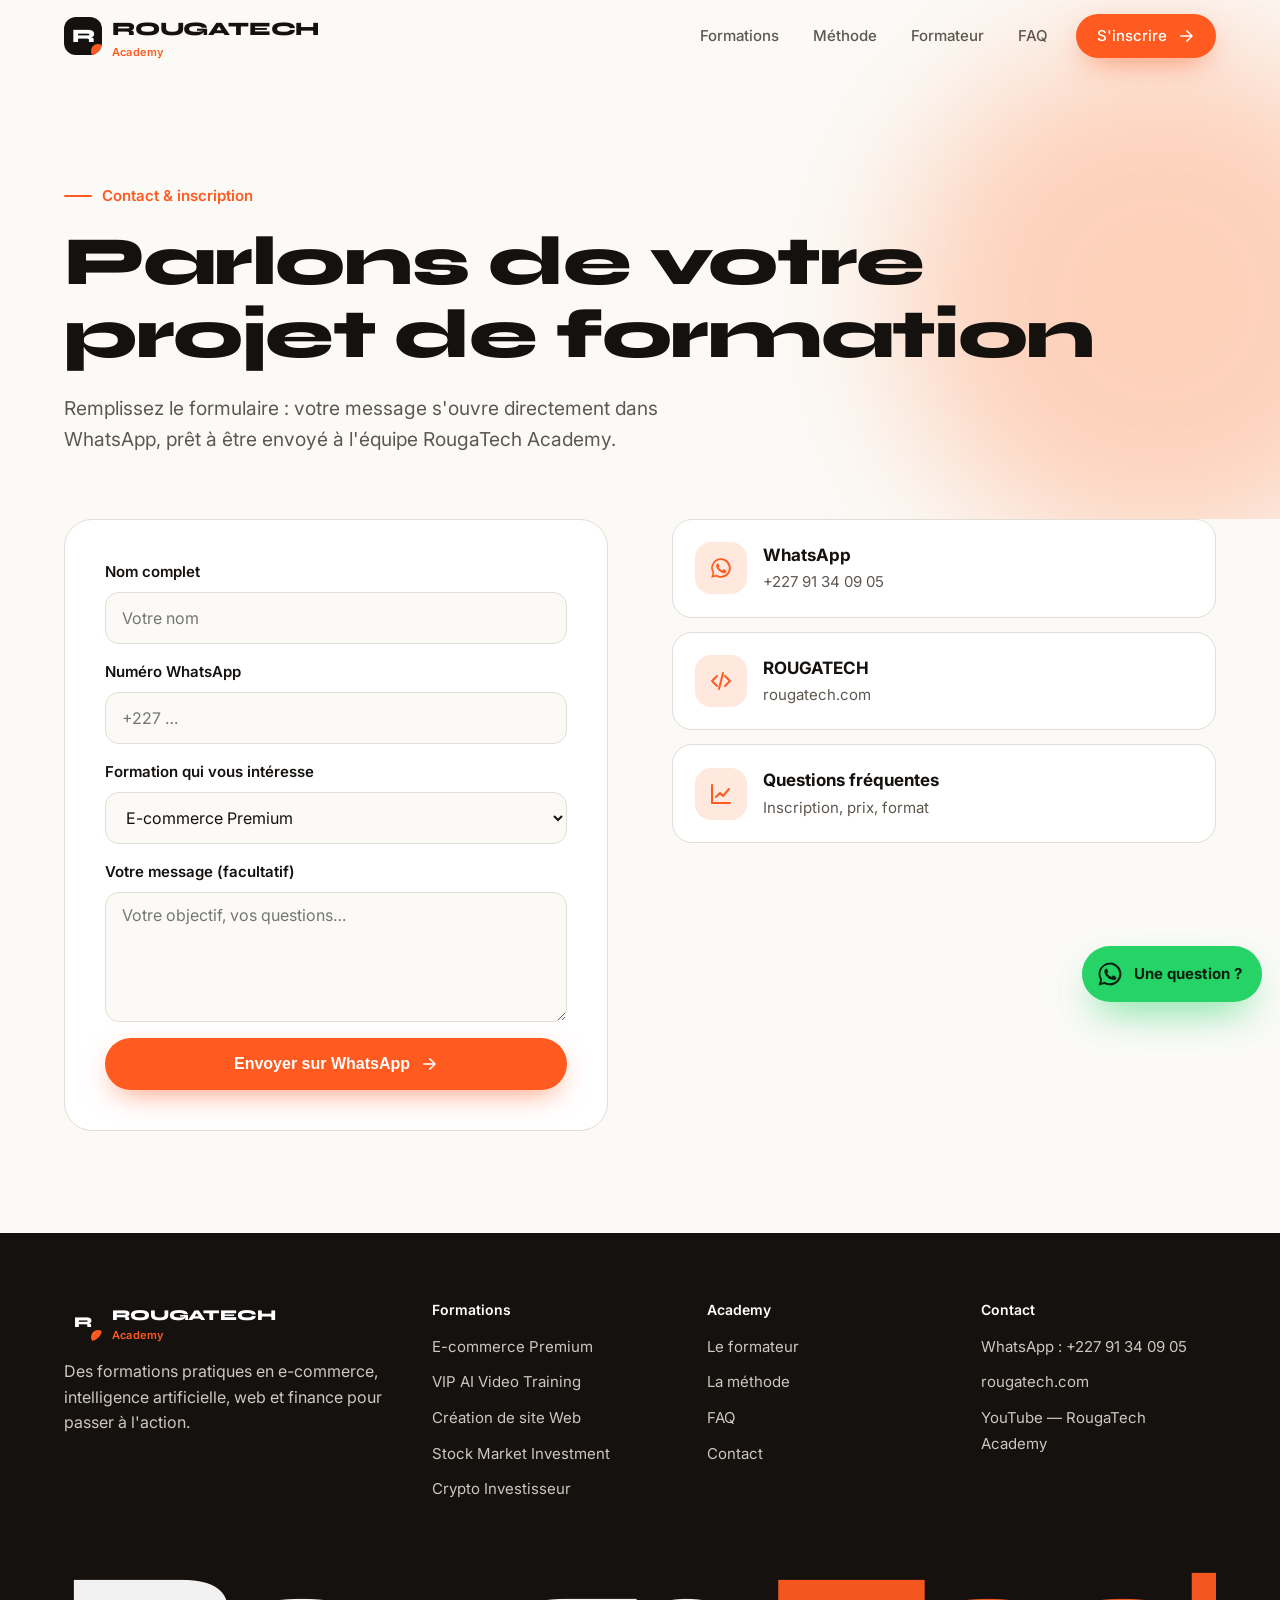
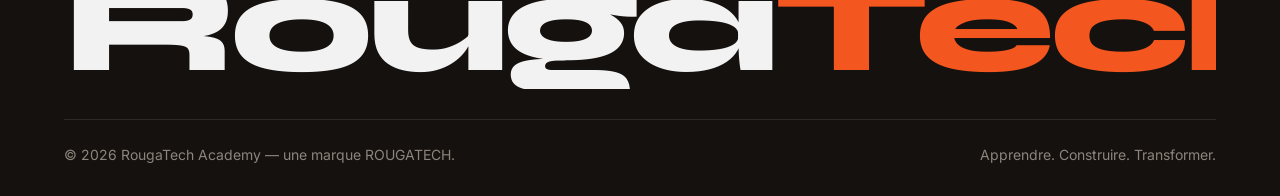
<file: contact/index.html>
<!DOCTYPE html>
<html lang="fr">
<head>
<meta charset="utf-8">
<meta name="viewport" content="width=device-width,initial-scale=1">
<title>Contact &amp; inscription | RougaTech Academy</title>
<meta name="description" content="Inscrivez-vous à une formation RougaTech Academy ou posez votre question sur WhatsApp.">
<link rel="canonical" href="https://academy.rougatech.com/contact/">
<meta property="og:type" content="website"><meta property="og:title" content="Contact &amp; inscription | RougaTech Academy"><meta property="og:description" content="Inscrivez-vous à une formation RougaTech Academy ou posez votre question sur WhatsApp."><meta property="og:url" content="https://academy.rougatech.com/contact/"><meta property="og:locale" content="fr_FR"><meta property="og:site_name" content="RougaTech Academy">
<meta name="theme-color" content="#14110f">
<link rel="icon" href="../assets/favicon.svg" type="image/svg+xml">
<link rel="preconnect" href="https://fonts.googleapis.com"><link rel="preconnect" href="https://fonts.gstatic.com" crossorigin><link href="https://fonts.googleapis.com/css2?family=Inter:wght@400;500;600;700&family=Syne:wght@700;800&display=swap" rel="stylesheet">
<link rel="stylesheet" href="../assets/academy.css">

</head>
<body>
<div class="progress" aria-hidden="true"></div><header class="hdr"><div class="wrap">
<a class="logo" href="../" aria-label="RougaTech Academy — accueil"><span class="logo-mark">R</span><span>ROUGATECH<small>Academy</small></span></a>
<button class="burger" aria-label="Menu" aria-expanded="false"><span></span><span></span><span></span></button>
<nav class="nav" aria-label="Navigation principale"><a href="../#formations">Formations</a><a href="../#methode">Méthode</a><a href="../formateur/">Formateur</a><a href="../#faq">FAQ</a><a class="btn btn-acc" href="../contact/">S'inscrire <svg viewBox="0 0 24 24" fill="none" stroke="currentColor" stroke-width="2" stroke-linecap="round" stroke-linejoin="round"><path d="M5 12h14M13 5l7 7-7 7"/></svg></a></nav>
</div></header>
<main>
<section class="page-hero"><div class="blob b1"></div><div class="wrap">
 <span class="kicker rv">Contact & inscription</span>
 <h1 data-split style="font-size:clamp(38px,5.4vw,70px)">Parlons de votre projet de formation</h1>
 <p class="lead rv">Remplissez le formulaire : votre message s'ouvre directement dans WhatsApp, prêt à être envoyé à l'équipe RougaTech Academy.</p>
</div></section>
<section class="band" style="padding-top:0"><div class="wrap two">
 <form class="form rv" id="contact-form">
  <label>Nom complet<input name="nom" required autocomplete="name" placeholder="Votre nom"></label>
  <label>Numéro WhatsApp<input name="tel" required type="tel" autocomplete="tel" placeholder="+227 …"></label>
  <label>Formation qui vous intéresse<select name="formation"><option>E-commerce Premium</option><option>VIP AI Video Training</option><option>Création de site Web</option><option>Stock Market Investment</option><option>Crypto Investisseur</option><option>Je ne sais pas encore</option></select></label>
  <label>Votre message (facultatif)<textarea name="message" placeholder="Votre objectif, vos questions…"></textarea></label>
  <button class="btn btn-acc" type="submit">Envoyer sur WhatsApp <svg viewBox="0 0 24 24" fill="none" stroke="currentColor" stroke-width="2" stroke-linecap="round" stroke-linejoin="round"><path d="M5 12h14M13 5l7 7-7 7"/></svg></button>
  <p id="form-out" class="mute" hidden style="font-size:14px">WhatsApp ne s'est pas ouvert ? <a href="#">Cliquez ici</a> ou écrivez au +227 91 34 09 05.</p>
 </form>
 <div class="contact-cards">
  <a class="ccard rv" href="https://wa.me/22791340905"><i><svg viewBox="0 0 32 32" fill="currentColor"><path d="M16 3a13 13 0 0 0-11.2 19.6L3 29l6.6-1.7A13 13 0 1 0 16 3zm0 23.7c-2 0-4-.6-5.7-1.6l-.4-.2-3.9 1 1-3.8-.3-.4A10.7 10.7 0 1 1 16 26.7zm5.9-8c-.3-.2-1.9-1-2.2-1s-.5-.2-.7.2-.8 1-1 1.2-.4.2-.7 0a8.8 8.8 0 0 1-4.4-3.8c-.3-.6.3-.5 1-1.7.1-.2 0-.4 0-.6l-1-2.4c-.3-.6-.5-.5-.7-.5h-.6c-.2 0-.6 0-.9.4s-1.2 1.2-1.2 2.9 1.2 3.3 1.4 3.6c.2.2 2.4 3.7 5.8 5.1 2.2.9 3 1 4.1.8.7-.1 1.9-.8 2.2-1.5s.3-1.4.2-1.5-.3-.2-.6-.4z"/></svg></i><div><b>WhatsApp</b><span>+227 91 34 09 05</span></div></a>
  <a class="ccard rv d1" href="https://rougatech.com"><i><svg viewBox="0 0 24 24" fill="none" stroke="currentColor" stroke-width="2" stroke-linecap="round" stroke-linejoin="round"><path d="M8 7l-5 5 5 5M16 7l5 5-5 5M14 4l-4 16"/></svg></i><div><b>ROUGATECH</b><span>rougatech.com</span></div></a>
  <a class="ccard rv d2" href="../#faq"><i><svg viewBox="0 0 24 24" fill="none" stroke="currentColor" stroke-width="2" stroke-linecap="round" stroke-linejoin="round"><path d="M3 3v18h18"/><path d="M7 15l4-4 3 3 6-7"/></svg></i><div><b>Questions fréquentes</b><span>Inscription, prix, format</span></div></a>
 </div>
</div></section>
</main><footer class="ftr"><div class="wrap">
<div class="top">
 <div><a class="logo" href="../"><span class="logo-mark">R</span><span>ROUGATECH<small>Academy</small></span></a>
 <p style="margin-top:18px;max-width:340px">Des formations pratiques en e-commerce, intelligence artificielle, web et finance pour passer à l'action.</p></div>
 <div><h4>Formations</h4><ul><li><a href="../ecommerce-premium-pro/">E-commerce Premium</a></li><li><a href="../vip-ai-video-training/">VIP AI Video Training</a></li><li><a href="../creation-site-web/">Création de site Web</a></li><li><a href="../stock-market-investment/">Stock Market Investment</a></li><li><a href="../crypto-investisseur/">Crypto Investisseur</a></li></ul></div>
 <div><h4>Academy</h4><ul><li><a href="../formateur/">Le formateur</a></li><li><a href="../#methode">La méthode</a></li><li><a href="../#faq">FAQ</a></li><li><a href="../contact/">Contact</a></li></ul></div>
 <div><h4>Contact</h4><ul><li><a href="https://wa.me/22791340905">WhatsApp : +227 91 34 09 05</a></li><li><a href="https://rougatech.com">rougatech.com</a></li><li><a href="https://www.youtube.com/results?search_query=RougaTech+Academy">YouTube — RougaTech Academy</a></li></ul></div>
</div>
<div class="big" aria-hidden="true">Rouga<em>Tech</em> Academy</div>
<div class="bot"><span>© <span data-year>2026</span> RougaTech Academy — une marque ROUGATECH.</span><span>Apprendre. Construire. Transformer.</span></div>
</div></footer>
<a class="wa-fab" href="https://wa.me/22791340905?text=Bonjour%20RougaTech%20Academy%2C%20je%20souhaite%20des%20informations%20sur%20vos%20formations." aria-label="Écrire sur WhatsApp"><svg viewBox="0 0 32 32" fill="currentColor"><path d="M16 3a13 13 0 0 0-11.2 19.6L3 29l6.6-1.7A13 13 0 1 0 16 3zm0 23.7c-2 0-4-.6-5.7-1.6l-.4-.2-3.9 1 1-3.8-.3-.4A10.7 10.7 0 1 1 16 26.7zm5.9-8c-.3-.2-1.9-1-2.2-1s-.5-.2-.7.2-.8 1-1 1.2-.4.2-.7 0a8.8 8.8 0 0 1-4.4-3.8c-.3-.6.3-.5 1-1.7.1-.2 0-.4 0-.6l-1-2.4c-.3-.6-.5-.5-.7-.5h-.6c-.2 0-.6 0-.9.4s-1.2 1.2-1.2 2.9 1.2 3.3 1.4 3.6c.2.2 2.4 3.7 5.8 5.1 2.2.9 3 1 4.1.8.7-.1 1.9-.8 2.2-1.5s.3-1.4.2-1.5-.3-.2-.6-.4z"/></svg><span>Une question ?</span></a>
<script src="../assets/academy.js" defer></script>
</body></html>
</file>
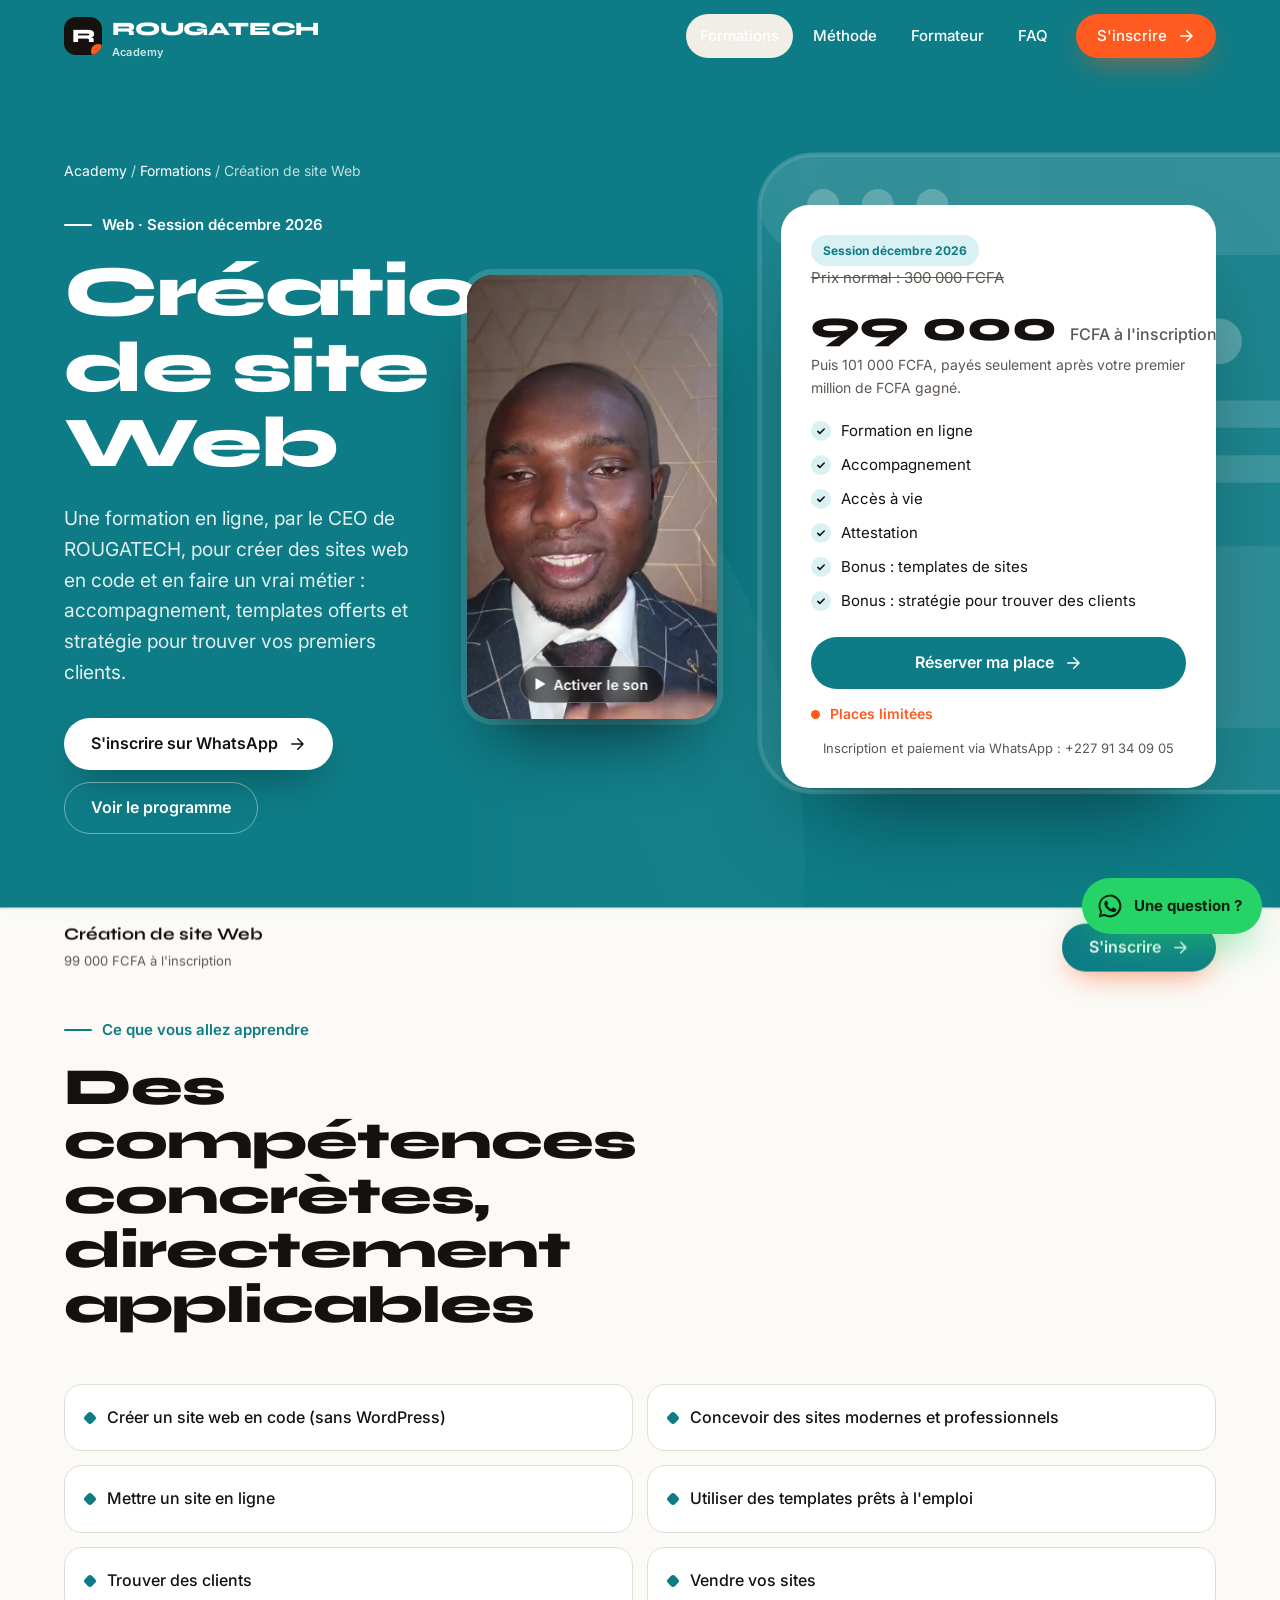
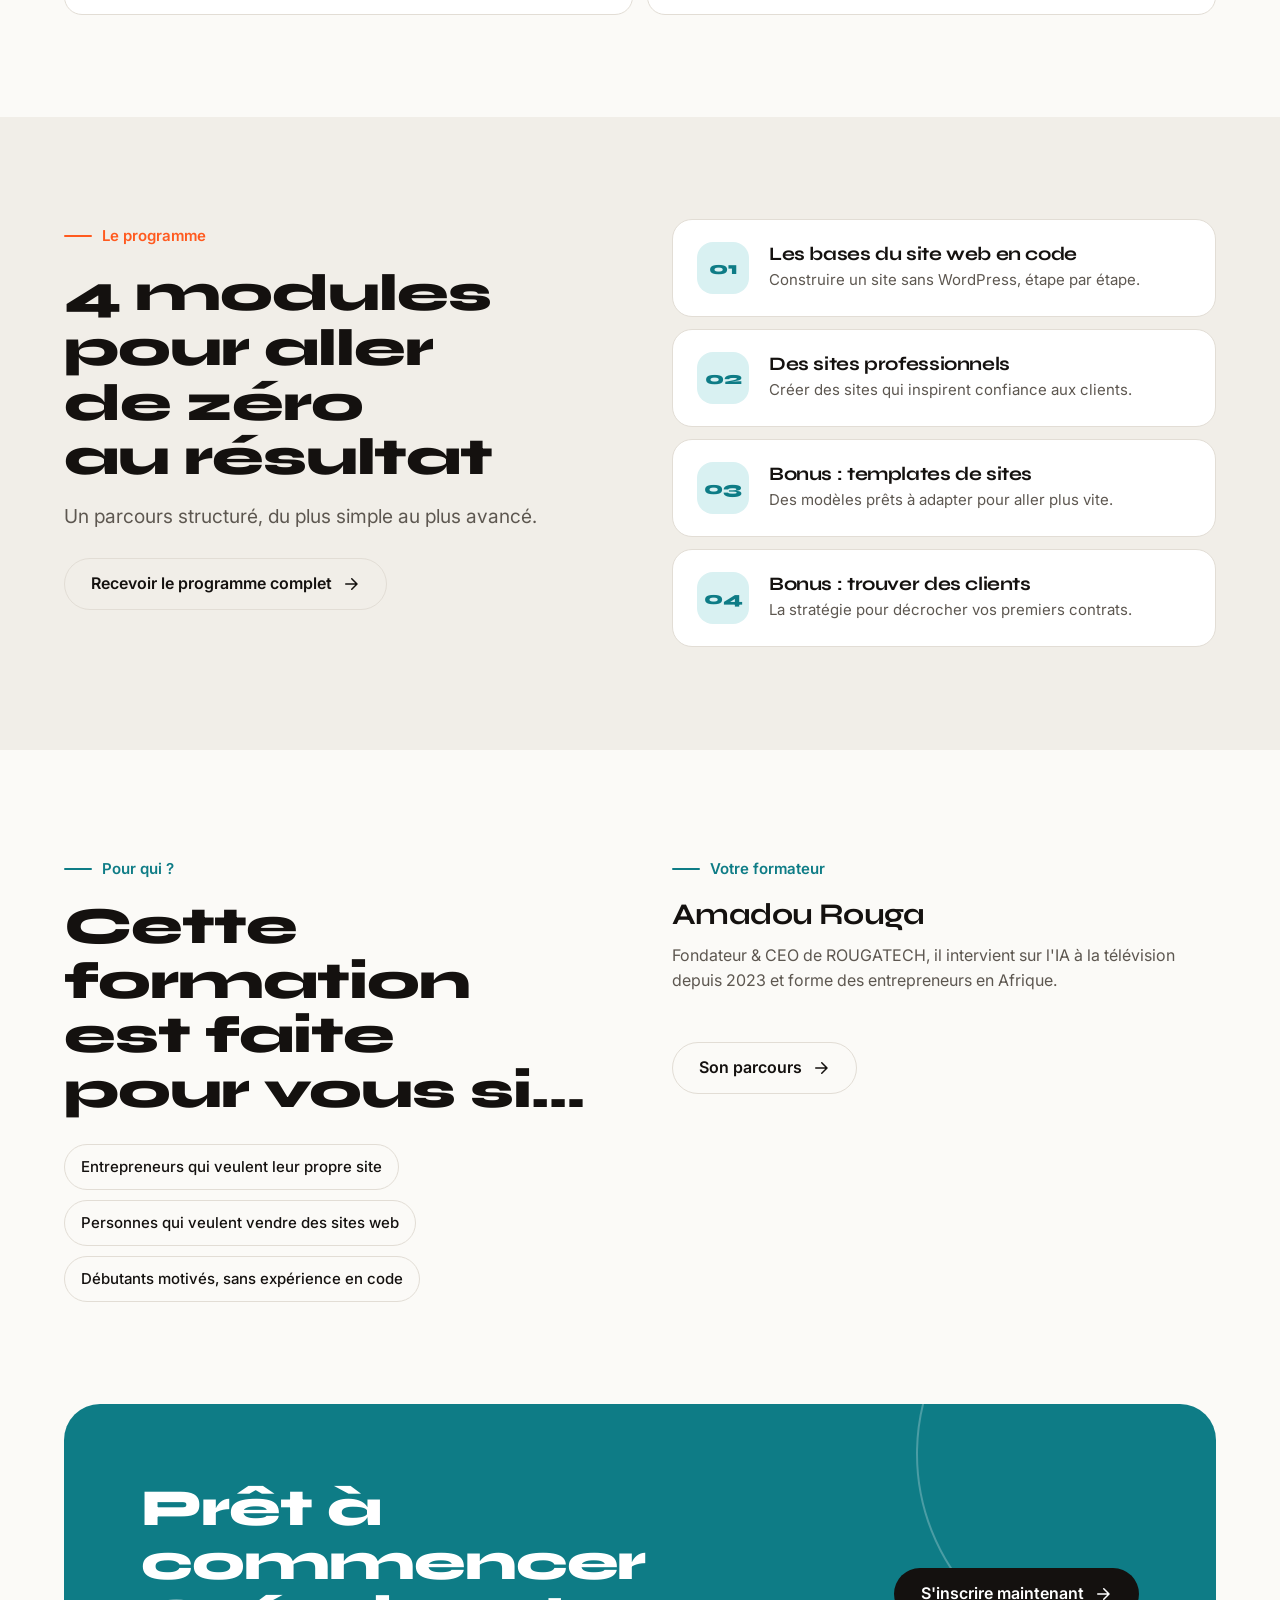
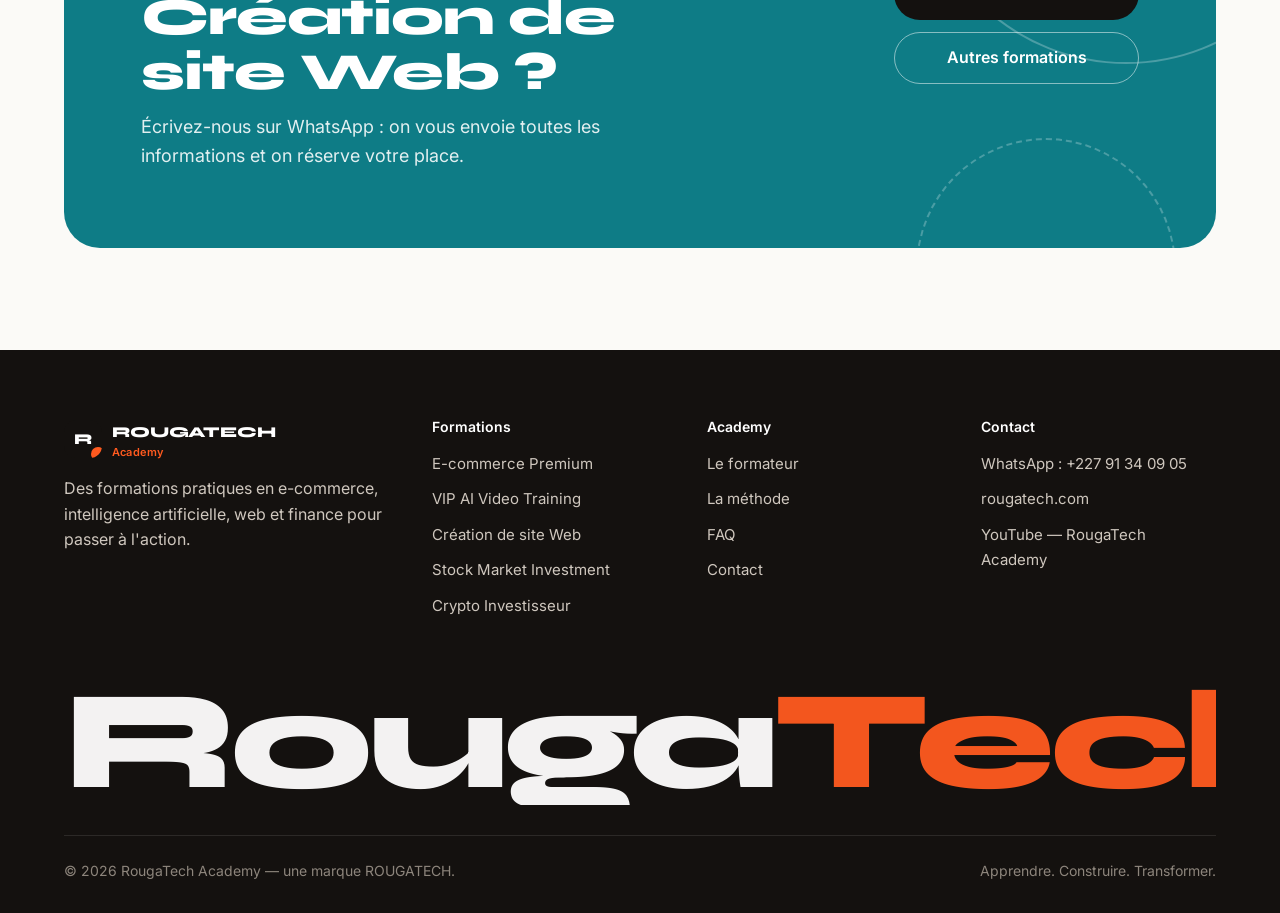
<file: creation-site-web/index.html>
<!DOCTYPE html>
<html lang="fr">
<head>
<meta charset="utf-8">
<meta name="viewport" content="width=device-width,initial-scale=1">
<title>Création de site Web | RougaTech Academy</title>
<meta name="description" content="Apprenez à créer des sites web professionnels en code — sans WordPress — et à les vendre à des clients.">
<link rel="canonical" href="https://academy.rougatech.com/creation-site-web/">
<meta property="og:type" content="website"><meta property="og:title" content="Création de site Web | RougaTech Academy"><meta property="og:description" content="Apprenez à créer des sites web professionnels en code — sans WordPress — et à les vendre à des clients."><meta property="og:url" content="https://academy.rougatech.com/creation-site-web/"><meta property="og:locale" content="fr_FR"><meta property="og:site_name" content="RougaTech Academy">
<meta name="theme-color" content="#14110f">
<link rel="icon" href="../assets/favicon.svg" type="image/svg+xml">
<link rel="preconnect" href="https://fonts.googleapis.com"><link rel="preconnect" href="https://fonts.gstatic.com" crossorigin><link href="https://fonts.googleapis.com/css2?family=Inter:wght@400;500;600;700&family=Syne:wght@700;800&display=swap" rel="stylesheet">
<link rel="stylesheet" href="../assets/academy.css">
<script type="application/ld+json">{"@context": "https://schema.org", "@type": "Course", "name": "Création de site Web", "description": "Apprenez à créer des sites web professionnels en code — sans WordPress — et à les vendre à des clients.", "inLanguage": "fr", "provider": {"@type": "EducationalOrganization", "name": "RougaTech Academy", "url": "https://academy.rougatech.com/"}}</script>
<style>
.c-hero .hero-main{display:grid;grid-template-columns:minmax(0,1fr) 250px;gap:clamp(24px,3vw,40px);align-items:center}
.pvid{position:relative;margin:0;border-radius:26px;overflow:hidden;aspect-ratio:9/16;background:#06343a;box-shadow:0 40px 70px -30px rgba(0,0,0,.65),0 0 0 6px rgba(255,255,255,.14)}
.pvid video{position:absolute;inset:0;width:100%;height:100%;object-fit:cover}
.pvid-snd{position:absolute;left:50%;bottom:16px;transform:translateX(-50%);display:flex;align-items:center;gap:8px;white-space:nowrap;border:0;cursor:pointer;font:600 14px Inter,sans-serif;color:#fff;background:rgba(0,0,0,.55);-webkit-backdrop-filter:blur(8px);backdrop-filter:blur(8px);border-radius:999px;padding:10px 16px;box-shadow:inset 0 0 0 1px rgba(255,255,255,.3)}
.pvid-snd::before{content:"";border-left:10px solid #fff;border-top:6px solid transparent;border-bottom:6px solid transparent}
.pvid-snd[aria-pressed="true"]{background:#fff;color:#0b2f33}
.pvid-snd[aria-pressed="true"]::before{border:0;width:9px;height:9px;background:#0b2f33;border-radius:2px}
@media(max-width:1100px){.c-hero .hero-main{grid-template-columns:minmax(0,1fr) 210px}}
@media(max-width:900px){.c-hero .hero-main{grid-template-columns:1fr}.pvid{width:min(300px,78vw);margin:8px auto 0}}
</style>
</head>
<body>
<div class="progress" aria-hidden="true"></div><header class="hdr"><div class="wrap">
<a class="logo" href="../" aria-label="RougaTech Academy — accueil"><span class="logo-mark">R</span><span>ROUGATECH<small>Academy</small></span></a>
<button class="burger" aria-label="Menu" aria-expanded="false"><span></span><span></span><span></span></button>
<nav class="nav" aria-label="Navigation principale"><a href="../#formations" aria-current=page>Formations</a><a href="../#methode">Méthode</a><a href="../formateur/">Formateur</a><a href="../#faq">FAQ</a><a class="btn btn-acc" href="../contact/">S'inscrire <svg viewBox="0 0 24 24" fill="none" stroke="currentColor" stroke-width="2" stroke-linecap="round" stroke-linejoin="round"><path d="M5 12h14M13 5l7 7-7 7"/></svg></a></nav>
</div></header>
<main style="--t:#0e7c86;--t2:#d9f1f2" class="on-color-page">
<section class="c-hero" style="--t:#0e7c86;--t2:#d9f1f2">
 <svg class="bg" viewBox="0 0 440 200" preserveAspectRatio="xMidYMid slice" aria-hidden="true"><defs><linearGradient id="ghcreation-site-web" x1="0" y1="0" x2="1" y2="1"><stop offset="0" stop-color="#fff" stop-opacity=".35"/><stop offset="1" stop-color="#fff" stop-opacity="0"/></linearGradient></defs><circle cx="60" cy="190" r="140" fill="url(#ghcreation-site-web)"/><rect x="190" y="34" width="210" height="140" rx="12" fill="#fff" fill-opacity=".2" stroke="#fff" stroke-opacity=".5"/><rect x="190" y="34" width="210" height="22" rx="12" fill="#fff" fill-opacity=".3"/><circle cx="204" cy="45" r="3.5" fill="#fff"/><circle cx="216" cy="45" r="3.5" fill="#fff"/><circle cx="228" cy="45" r="3.5" fill="#fff"/><rect x="206" y="70" width="90" height="10" rx="5" fill="#fff" fill-opacity=".8"/><rect x="206" y="88" width="140" height="6" rx="3" fill="#fff" fill-opacity=".45"/><rect x="206" y="100" width="120" height="6" rx="3" fill="#fff" fill-opacity=".45"/><rect x="206" y="120" width="56" height="40" rx="8" fill="#fff" fill-opacity=".35"/><rect x="270" y="120" width="56" height="40" rx="8" fill="#fff" fill-opacity=".25"/><rect x="334" y="120" width="52" height="40" rx="8" fill="#fff" fill-opacity=".35"/></svg>
 <div class="wrap">
  <div class="hero-main"><div class="hero-txt">
   <div class="crumbs rv"><a href="../">Academy</a> / <a href="../#formations">Formations</a> / Création de site Web</div>
   <span class="kicker rv">Web · Session décembre 2026</span>
   <h1 data-split>Création de site Web</h1>
   <p class="lead rv d1">Une formation en ligne, par le CEO de ROUGATECH, pour créer des sites web en code et en faire un vrai métier : accompagnement, templates offerts et stratégie pour trouver vos premiers clients.</p>
   <div class="hero-ctas rv d2"><a class="btn btn-acc" href="https://wa.me/22791340905?text=Bonjour%20RougaTech%20Academy%2C%20je%20souhaite%20m%27inscrire%20%C3%A0%20la%20formation%20%C2%AB%20Cr%C3%A9ation%20de%20site%20Web%20%C2%BB.">S'inscrire sur WhatsApp <svg viewBox="0 0 24 24" fill="none" stroke="currentColor" stroke-width="2" stroke-linecap="round" stroke-linejoin="round"><path d="M5 12h14M13 5l7 7-7 7"/></svg></a><a class="btn btn-ghost" href="#programme">Voir le programme</a></div>
  </div>
   <figure class="pvid rv d2">
    <video src="videos/presentation.mp4" poster="videos/presentation.jpg" muted loop playsinline autoplay preload="metadata" aria-label="Amadou Rouga présente la formation Création de site Web"></video>
    <button type="button" class="pvid-snd" aria-pressed="false">Activer le son</button>
   </figure>
  </div>
  <aside class="offer rv d2" style="--t:#0e7c86;--t2:#d9f1f2">
   <span class="tag">Session décembre 2026</span>
   <div class="old">Prix normal : 300 000 FCFA</div><div class="price">99 000 <small>FCFA à l&#x27;inscription</small></div><p class="mute" style="font-size:14px">Puis 101 000 FCFA, payés seulement après votre premier million de FCFA gagné.</p>
   <ul><li>Formation en ligne</li><li>Accompagnement</li><li>Accès à vie</li><li>Attestation</li><li>Bonus : templates de sites</li><li>Bonus : stratégie pour trouver des clients</li></ul>
   <a class="btn btn-acc" style="background:var(--t);box-shadow:none;color:#fff" href="https://wa.me/22791340905?text=Bonjour%20RougaTech%20Academy%2C%20je%20souhaite%20m%27inscrire%20%C3%A0%20la%20formation%20%C2%AB%20Cr%C3%A9ation%20de%20site%20Web%20%C2%BB.">Réserver ma place <svg viewBox="0 0 24 24" fill="none" stroke="currentColor" stroke-width="2" stroke-linecap="round" stroke-linejoin="round"><path d="M5 12h14M13 5l7 7-7 7"/></svg></a>
   <div class="seats"><i></i>Places limitées</div>
   <p class="note">Inscription et paiement via WhatsApp : +227 91 34 09 05</p>
  </aside>
 </div>
</section>
<section class="band"><div class="wrap">
 <div class="head"><div><span class="kicker rv" style="color:var(--t)">Ce que vous allez apprendre</span><h2 data-split>Des compétences concrètes, directement applicables</h2></div></div>
 <div class="learn"><div class="rv d0">Créer un site web en code (sans WordPress)</div><div class="rv d1">Concevoir des sites modernes et professionnels</div><div class="rv d2">Mettre un site en ligne</div><div class="rv d0">Utiliser des templates prêts à l&#x27;emploi</div><div class="rv d1">Trouver des clients</div><div class="rv d2">Vendre vos sites</div></div>
</div></section>
<div id="programme"></div>
<section class="band alt"><div class="wrap two">
 <div><span class="kicker rv">Le programme</span><h2 data-split>4 modules pour aller de zéro au résultat</h2><p class="lead rv" style="margin-top:16px">Un parcours structuré, du plus simple au plus avancé.</p><a class="btn btn-ghost rv" style="margin-top:26px" href="https://wa.me/22791340905?text=Bonjour%2C%20je%20souhaite%20le%20programme%20et%20le%20prix%20de%20la%20formation%20%C2%AB%20Cr%C3%A9ation%20de%20site%20Web%20%C2%BB.">Recevoir le programme complet <svg viewBox="0 0 24 24" fill="none" stroke="currentColor" stroke-width="2" stroke-linecap="round" stroke-linejoin="round"><path d="M5 12h14M13 5l7 7-7 7"/></svg></a></div>
 <div class="mods"><div class="mod rv"><span class="no">01</span><div><h3>Les bases du site web en code</h3><p>Construire un site sans WordPress, étape par étape.</p></div></div><div class="mod rv"><span class="no">02</span><div><h3>Des sites professionnels</h3><p>Créer des sites qui inspirent confiance aux clients.</p></div></div><div class="mod rv"><span class="no">03</span><div><h3>Bonus : templates de sites</h3><p>Des modèles prêts à adapter pour aller plus vite.</p></div></div><div class="mod rv"><span class="no">04</span><div><h3>Bonus : trouver des clients</h3><p>La stratégie pour décrocher vos premiers contrats.</p></div></div></div>
</div></section>
<section class="band"><div class="wrap two">
 <div><span class="kicker rv" style="color:var(--t)">Pour qui ?</span><h2 data-split>Cette formation est faite pour vous si…</h2><div class="chips rv" style="margin-top:26px"><span>Entrepreneurs qui veulent leur propre site</span><span>Personnes qui veulent vendre des sites web</span><span>Débutants motivés, sans expérience en code</span></div></div>
 <div><span class="kicker rv" style="color:var(--t)">Votre formateur</span><h3 class="rv" style="font-size:30px;margin-bottom:12px">Amadou Rouga</h3><p class="mute rv" style="margin-bottom:24px">Fondateur & CEO de ROUGATECH, il intervient sur l'IA à la télévision depuis 2023 et forme des entrepreneurs en Afrique.</p><a class="btn btn-ghost rv" style="margin-top:24px" href="../formateur/">Son parcours <svg viewBox="0 0 24 24" fill="none" stroke="currentColor" stroke-width="2" stroke-linecap="round" stroke-linejoin="round"><path d="M5 12h14M13 5l7 7-7 7"/></svg></a></div>
</div></section>
<section class="band" style="padding-top:0"><div class="wrap"><div class="cta rv" style="background:var(--t)"><span class="ring r1"></span><span class="ring r2"></span>
 <div><h2>Prêt à commencer Création de site Web ?</h2><p>Écrivez-nous sur WhatsApp : on vous envoie toutes les informations et on réserve votre place.</p></div>
 <div class="cta-btns"><a class="btn btn-acc" href="https://wa.me/22791340905?text=Bonjour%20RougaTech%20Academy%2C%20je%20souhaite%20m%27inscrire%20%C3%A0%20la%20formation%20%C2%AB%20Cr%C3%A9ation%20de%20site%20Web%20%C2%BB.">S'inscrire maintenant <svg viewBox="0 0 24 24" fill="none" stroke="currentColor" stroke-width="2" stroke-linecap="round" stroke-linejoin="round"><path d="M5 12h14M13 5l7 7-7 7"/></svg></a><a class="btn btn-ghost" style="color:#fff;border-color:rgba(255,255,255,.5)" href="../#formations">Autres formations</a></div>
</div></div></section>
</main>
<div class="sticky-buy"><div><b>Création de site Web</b><span>99 000 FCFA à l&#x27;inscription</span></div><a class="btn btn-acc" style="background:#0e7c86" href="https://wa.me/22791340905?text=Bonjour%20RougaTech%20Academy%2C%20je%20souhaite%20m%27inscrire%20%C3%A0%20la%20formation%20%C2%AB%20Cr%C3%A9ation%20de%20site%20Web%20%C2%BB.">S'inscrire <svg viewBox="0 0 24 24" fill="none" stroke="currentColor" stroke-width="2" stroke-linecap="round" stroke-linejoin="round"><path d="M5 12h14M13 5l7 7-7 7"/></svg></a></div>
<footer class="ftr"><div class="wrap">
<div class="top">
 <div><a class="logo" href="../"><span class="logo-mark">R</span><span>ROUGATECH<small>Academy</small></span></a>
 <p style="margin-top:18px;max-width:340px">Des formations pratiques en e-commerce, intelligence artificielle, web et finance pour passer à l'action.</p></div>
 <div><h4>Formations</h4><ul><li><a href="../ecommerce-premium-pro/">E-commerce Premium</a></li><li><a href="../vip-ai-video-training/">VIP AI Video Training</a></li><li><a href="../creation-site-web/">Création de site Web</a></li><li><a href="../stock-market-investment/">Stock Market Investment</a></li><li><a href="../crypto-investisseur/">Crypto Investisseur</a></li></ul></div>
 <div><h4>Academy</h4><ul><li><a href="../formateur/">Le formateur</a></li><li><a href="../#methode">La méthode</a></li><li><a href="../#faq">FAQ</a></li><li><a href="../contact/">Contact</a></li></ul></div>
 <div><h4>Contact</h4><ul><li><a href="https://wa.me/22791340905">WhatsApp : +227 91 34 09 05</a></li><li><a href="https://rougatech.com">rougatech.com</a></li><li><a href="https://www.youtube.com/results?search_query=RougaTech+Academy">YouTube — RougaTech Academy</a></li></ul></div>
</div>
<div class="big" aria-hidden="true">Rouga<em>Tech</em> Academy</div>
<div class="bot"><span>© <span data-year>2026</span> RougaTech Academy — une marque ROUGATECH.</span><span>Apprendre. Construire. Transformer.</span></div>
</div></footer>
<a class="wa-fab" href="https://wa.me/22791340905?text=Bonjour%20RougaTech%20Academy%2C%20je%20souhaite%20des%20informations%20sur%20vos%20formations." aria-label="Écrire sur WhatsApp"><svg viewBox="0 0 32 32" fill="currentColor"><path d="M16 3a13 13 0 0 0-11.2 19.6L3 29l6.6-1.7A13 13 0 1 0 16 3zm0 23.7c-2 0-4-.6-5.7-1.6l-.4-.2-3.9 1 1-3.8-.3-.4A10.7 10.7 0 1 1 16 26.7zm5.9-8c-.3-.2-1.9-1-2.2-1s-.5-.2-.7.2-.8 1-1 1.2-.4.2-.7 0a8.8 8.8 0 0 1-4.4-3.8c-.3-.6.3-.5 1-1.7.1-.2 0-.4 0-.6l-1-2.4c-.3-.6-.5-.5-.7-.5h-.6c-.2 0-.6 0-.9.4s-1.2 1.2-1.2 2.9 1.2 3.3 1.4 3.6c.2.2 2.4 3.7 5.8 5.1 2.2.9 3 1 4.1.8.7-.1 1.9-.8 2.2-1.5s.3-1.4.2-1.5-.3-.2-.6-.4z"/></svg><span>Une question ?</span></a>
<script src="../assets/academy.js" defer></script>
<script>
(function(){var f=document.querySelector('.pvid');if(!f)return;var v=f.querySelector('video'),b=f.querySelector('.pvid-snd');
b.addEventListener('click',function(){if(v.muted){v.muted=false;v.currentTime=0;var p=v.play();if(p&&p.catch)p.catch(function(){});b.setAttribute('aria-pressed','true');b.textContent='Couper le son';}else{v.muted=true;b.setAttribute('aria-pressed','false');b.textContent='Activer le son';}});
if('IntersectionObserver' in window){new IntersectionObserver(function(es){if(!es[0].isIntersecting&&!v.muted){v.muted=true;b.setAttribute('aria-pressed','false');b.textContent='Activer le son';}},{threshold:0}).observe(f);}
})();
</script>
</body></html>
</file>
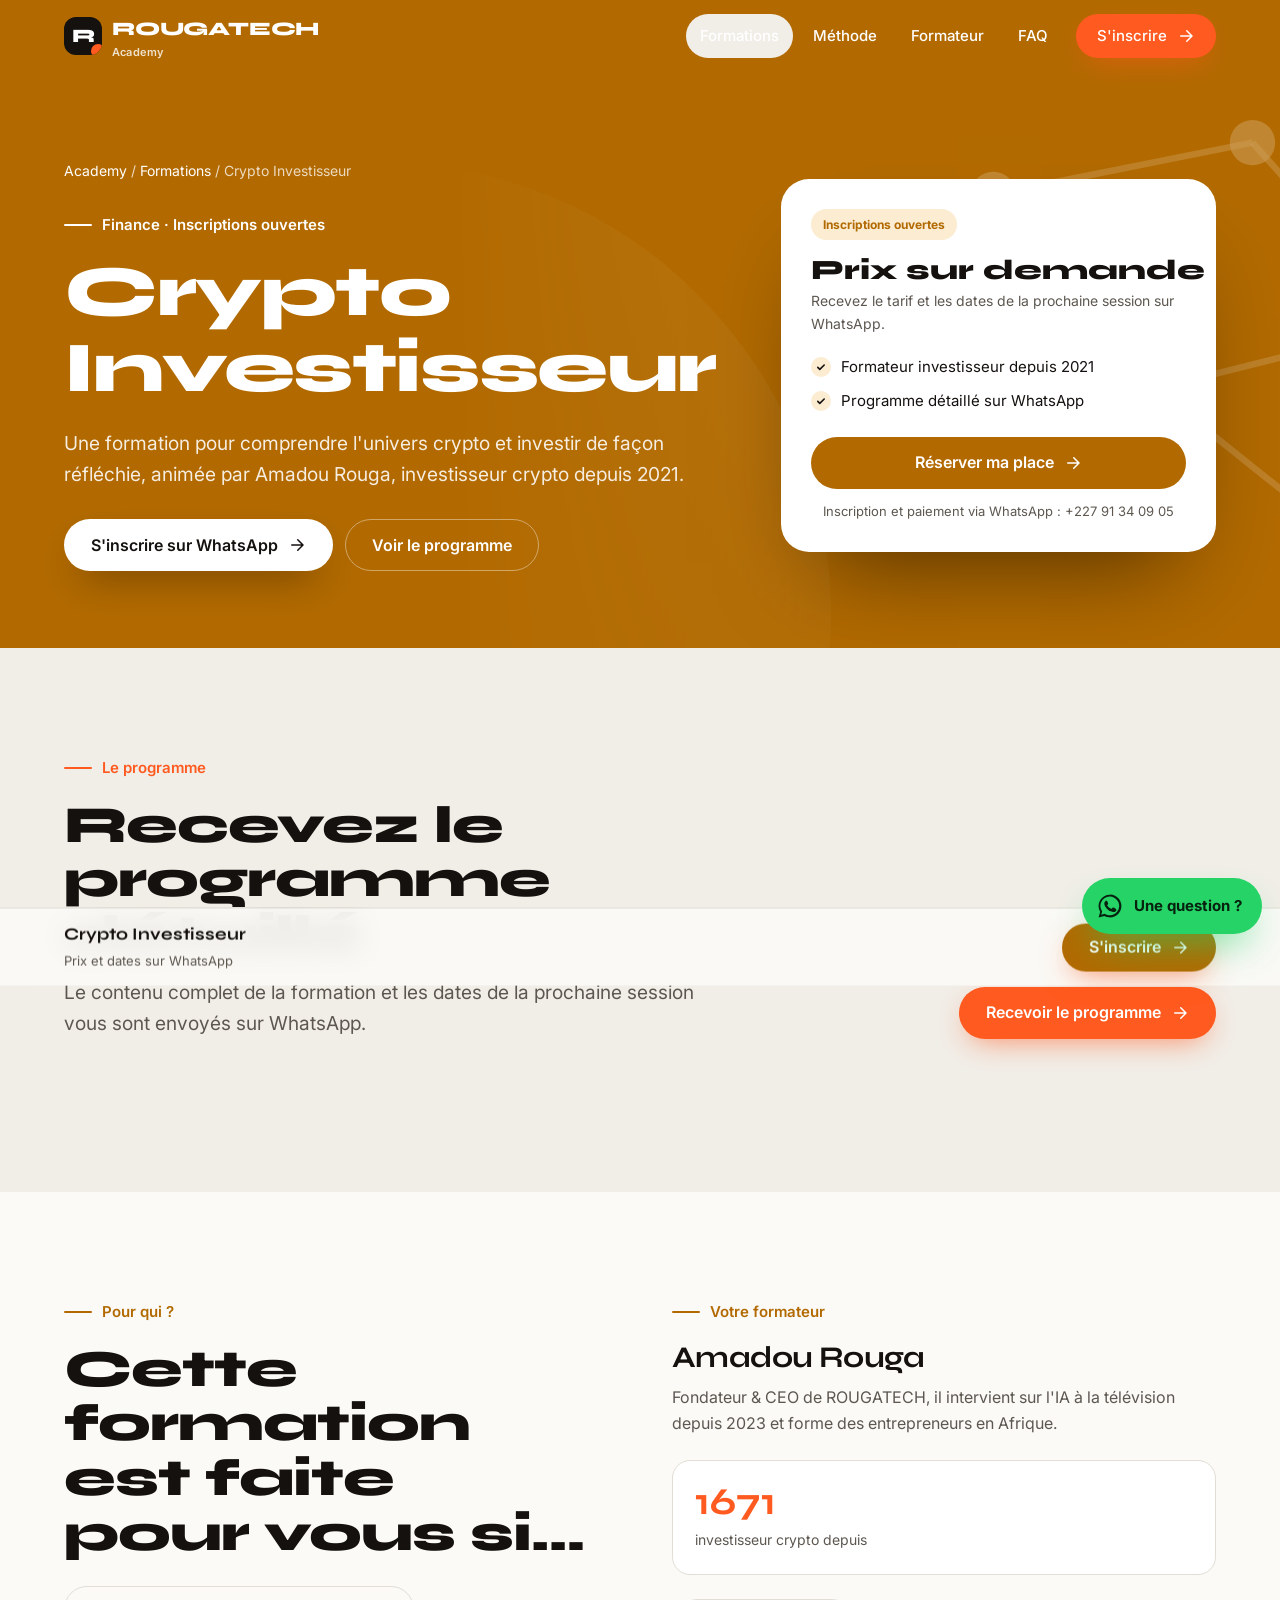
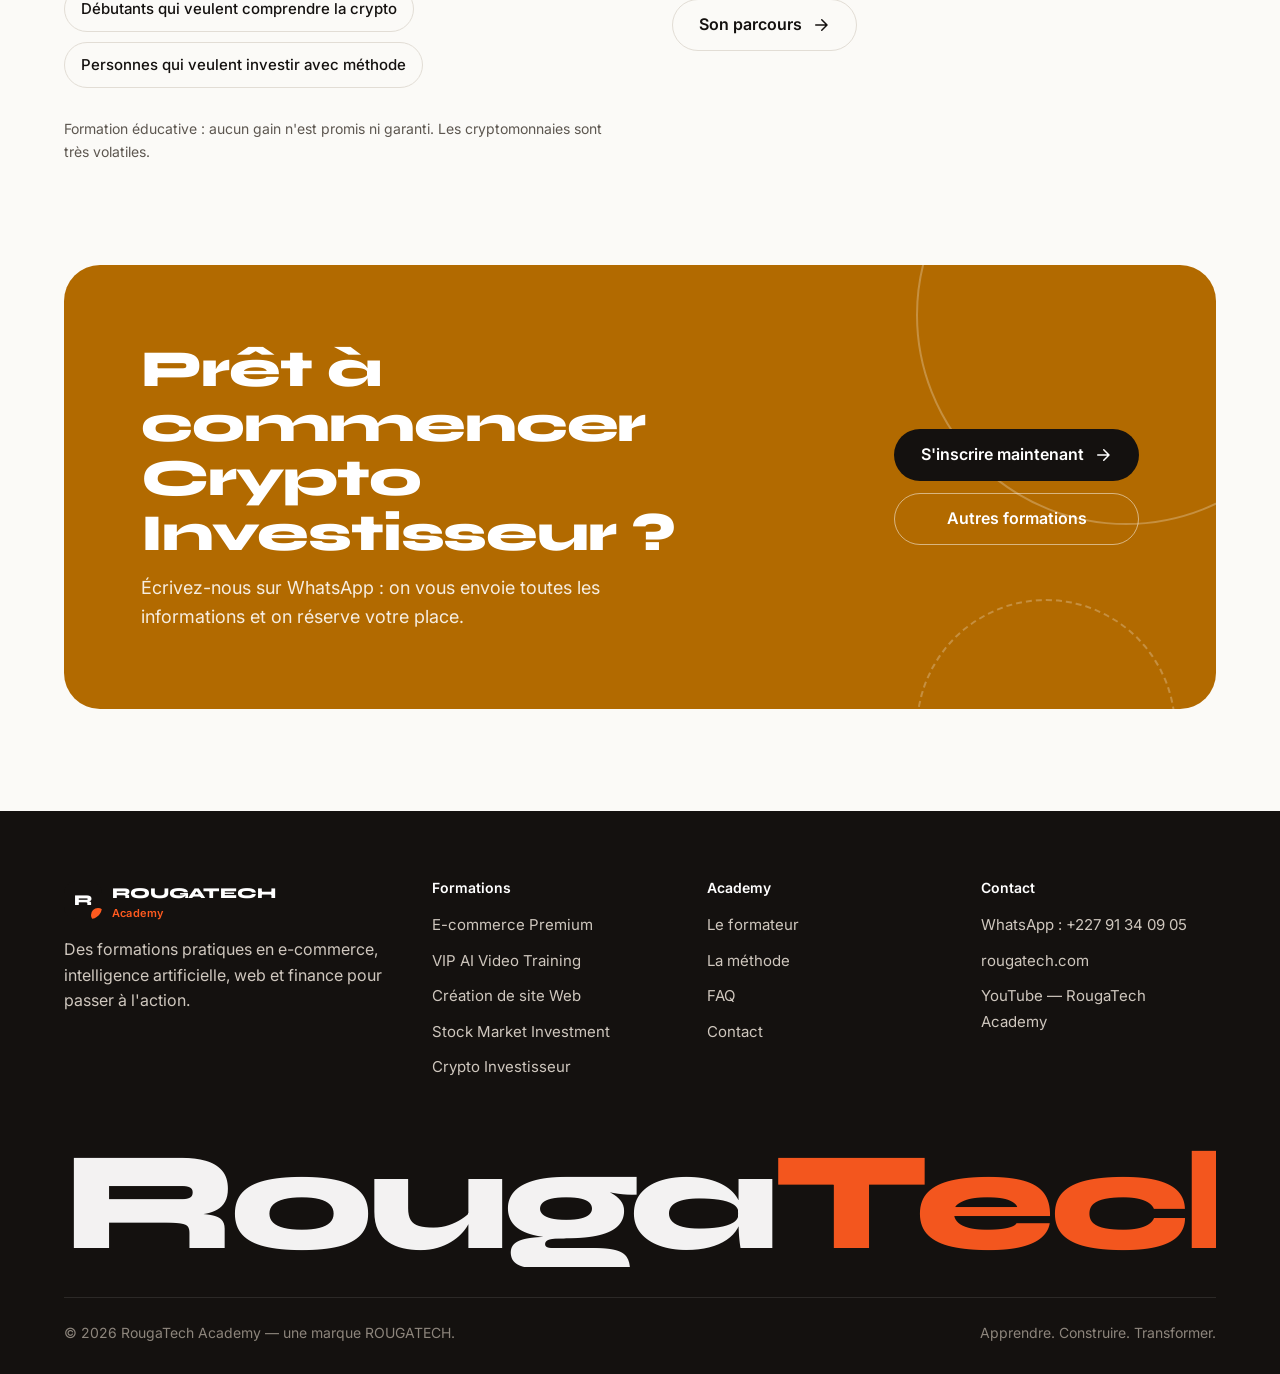
<file: crypto-investisseur/index.html>
<!DOCTYPE html>
<html lang="fr">
<head>
<meta charset="utf-8">
<meta name="viewport" content="width=device-width,initial-scale=1">
<title>Crypto Investisseur | RougaTech Academy</title>
<meta name="description" content="Apprenez à investir dans les cryptomonnaies avec méthode, auprès d&#x27;un investisseur crypto depuis 2021.">
<link rel="canonical" href="https://academy.rougatech.com/crypto-investisseur/">
<meta property="og:type" content="website"><meta property="og:title" content="Crypto Investisseur | RougaTech Academy"><meta property="og:description" content="Apprenez à investir dans les cryptomonnaies avec méthode, auprès d&#x27;un investisseur crypto depuis 2021."><meta property="og:url" content="https://academy.rougatech.com/crypto-investisseur/"><meta property="og:locale" content="fr_FR"><meta property="og:site_name" content="RougaTech Academy">
<meta name="theme-color" content="#14110f">
<link rel="icon" href="../assets/favicon.svg" type="image/svg+xml">
<link rel="preconnect" href="https://fonts.googleapis.com"><link rel="preconnect" href="https://fonts.gstatic.com" crossorigin><link href="https://fonts.googleapis.com/css2?family=Inter:wght@400;500;600;700&family=Syne:wght@700;800&display=swap" rel="stylesheet">
<link rel="stylesheet" href="../assets/academy.css">
<script type="application/ld+json">{"@context": "https://schema.org", "@type": "Course", "name": "Crypto Investisseur", "description": "Apprenez à investir dans les cryptomonnaies avec méthode, auprès d'un investisseur crypto depuis 2021.", "inLanguage": "fr", "provider": {"@type": "EducationalOrganization", "name": "RougaTech Academy", "url": "https://academy.rougatech.com/"}}</script>
</head>
<body>
<div class="progress" aria-hidden="true"></div><header class="hdr"><div class="wrap">
<a class="logo" href="../" aria-label="RougaTech Academy — accueil"><span class="logo-mark">R</span><span>ROUGATECH<small>Academy</small></span></a>
<button class="burger" aria-label="Menu" aria-expanded="false"><span></span><span></span><span></span></button>
<nav class="nav" aria-label="Navigation principale"><a href="../#formations" aria-current=page>Formations</a><a href="../#methode">Méthode</a><a href="../formateur/">Formateur</a><a href="../#faq">FAQ</a><a class="btn btn-acc" href="../contact/">S'inscrire <svg viewBox="0 0 24 24" fill="none" stroke="currentColor" stroke-width="2" stroke-linecap="round" stroke-linejoin="round"><path d="M5 12h14M13 5l7 7-7 7"/></svg></a></nav>
</div></header>
<main style="--t:#b26a00;--t2:#fbecd2" class="on-color-page">
<section class="c-hero" style="--t:#b26a00;--t2:#fbecd2">
 <svg class="bg" viewBox="0 0 440 200" preserveAspectRatio="xMidYMid slice" aria-hidden="true"><defs><linearGradient id="ghcrypto-investisseur" x1="0" y1="0" x2="1" y2="1"><stop offset="0" stop-color="#fff" stop-opacity=".35"/><stop offset="1" stop-color="#fff" stop-opacity="0"/></linearGradient></defs><circle cx="60" cy="190" r="140" fill="url(#ghcrypto-investisseur)"/><line x1="250" y1="60" x2="330" y2="44" stroke="#fff" stroke-opacity=".45" stroke-width="2"/><line x1="330" y1="44" x2="380" y2="100" stroke="#fff" stroke-opacity=".45" stroke-width="2"/><line x1="380" y1="100" x2="300" y2="120" stroke="#fff" stroke-opacity=".45" stroke-width="2"/><line x1="300" y1="120" x2="250" y2="60" stroke="#fff" stroke-opacity=".45" stroke-width="2"/><line x1="300" y1="120" x2="230" y2="140" stroke="#fff" stroke-opacity=".45" stroke-width="2"/><line x1="300" y1="120" x2="350" y2="160" stroke="#fff" stroke-opacity=".45" stroke-width="2"/><line x1="380" y1="100" x2="350" y2="160" stroke="#fff" stroke-opacity=".45" stroke-width="2"/><line x1="250" y1="60" x2="230" y2="140" stroke="#fff" stroke-opacity=".45" stroke-width="2"/><circle cx="250" cy="60" r="7" fill="#fff" fill-opacity="0.55"/><circle cx="330" cy="44" r="7" fill="#fff" fill-opacity="0.55"/><circle cx="380" cy="100" r="7" fill="#fff" fill-opacity="0.55"/><circle cx="300" cy="120" r="11" fill="#fff" fill-opacity="0.9"/><circle cx="230" cy="140" r="7" fill="#fff" fill-opacity="0.55"/><circle cx="350" cy="160" r="7" fill="#fff" fill-opacity="0.55"/></svg>
 <div class="wrap">
  <div>
   <div class="crumbs rv"><a href="../">Academy</a> / <a href="../#formations">Formations</a> / Crypto Investisseur</div>
   <span class="kicker rv">Finance · Inscriptions ouvertes</span>
   <h1 data-split>Crypto Investisseur</h1>
   <p class="lead rv d1">Une formation pour comprendre l&#x27;univers crypto et investir de façon réfléchie, animée par Amadou Rouga, investisseur crypto depuis 2021.</p>
   <div class="hero-ctas rv d2"><a class="btn btn-acc" href="https://wa.me/22791340905?text=Bonjour%20RougaTech%20Academy%2C%20je%20souhaite%20m%27inscrire%20%C3%A0%20la%20formation%20%C2%AB%20Crypto%20Investisseur%20%C2%BB.">S'inscrire sur WhatsApp <svg viewBox="0 0 24 24" fill="none" stroke="currentColor" stroke-width="2" stroke-linecap="round" stroke-linejoin="round"><path d="M5 12h14M13 5l7 7-7 7"/></svg></a><a class="btn btn-ghost" href="#programme">Voir le programme</a></div>
  </div>
  <aside class="offer rv d2" style="--t:#b26a00;--t2:#fbecd2">
   <span class="tag">Inscriptions ouvertes</span>
   <div class="price" style="font-size:28px">Prix sur demande</div><p class="mute" style="font-size:14px">Recevez le tarif et les dates de la prochaine session sur WhatsApp.</p>
   <ul><li>Formateur investisseur depuis 2021</li><li>Programme détaillé sur WhatsApp</li></ul>
   <a class="btn btn-acc" style="background:var(--t);box-shadow:none;color:#fff" href="https://wa.me/22791340905?text=Bonjour%20RougaTech%20Academy%2C%20je%20souhaite%20m%27inscrire%20%C3%A0%20la%20formation%20%C2%AB%20Crypto%20Investisseur%20%C2%BB.">Réserver ma place <svg viewBox="0 0 24 24" fill="none" stroke="currentColor" stroke-width="2" stroke-linecap="round" stroke-linejoin="round"><path d="M5 12h14M13 5l7 7-7 7"/></svg></a>
   
   <p class="note">Inscription et paiement via WhatsApp : +227 91 34 09 05</p>
  </aside>
 </div>
</section>

<div id="programme"></div>
<section class="band alt"><div class="wrap"><div class="head"><div><span class="kicker rv">Le programme</span><h2 data-split>Recevez le programme détaillé</h2><p class="lead rv" style="margin-top:16px">Le contenu complet de la formation et les dates de la prochaine session vous sont envoyés sur WhatsApp.</p></div><a class="btn btn-acc rv" href="https://wa.me/22791340905?text=Bonjour%2C%20je%20souhaite%20le%20programme%20et%20le%20prix%20de%20la%20formation%20%C2%AB%20Crypto%20Investisseur%20%C2%BB.">Recevoir le programme <svg viewBox="0 0 24 24" fill="none" stroke="currentColor" stroke-width="2" stroke-linecap="round" stroke-linejoin="round"><path d="M5 12h14M13 5l7 7-7 7"/></svg></a></div></div></section>
<section class="band"><div class="wrap two">
 <div><span class="kicker rv" style="color:var(--t)">Pour qui ?</span><h2 data-split>Cette formation est faite pour vous si…</h2><div class="chips rv" style="margin-top:26px"><span>Débutants qui veulent comprendre la crypto</span><span>Personnes qui veulent investir avec méthode</span></div><p class="mute rv" style="margin-top:30px;font-size:14px;max-width:760px">Formation éducative : aucun gain n&#x27;est promis ni garanti. Les cryptomonnaies sont très volatiles.</p></div>
 <div><span class="kicker rv" style="color:var(--t)">Votre formateur</span><h3 class="rv" style="font-size:30px;margin-bottom:12px">Amadou Rouga</h3><p class="mute rv" style="margin-bottom:24px">Fondateur & CEO de ROUGATECH, il intervient sur l'IA à la télévision depuis 2023 et forme des entrepreneurs en Afrique.</p><div class="facts" style="grid-template-columns:repeat(auto-fit,minmax(200px,1fr));margin-top:0"><div class="fact rv"><b data-count="2021" data-raw data-pre="" data-suf="">2 021</b><span>investisseur crypto depuis</span></div></div><a class="btn btn-ghost rv" style="margin-top:24px" href="../formateur/">Son parcours <svg viewBox="0 0 24 24" fill="none" stroke="currentColor" stroke-width="2" stroke-linecap="round" stroke-linejoin="round"><path d="M5 12h14M13 5l7 7-7 7"/></svg></a></div>
</div></section>
<section class="band" style="padding-top:0"><div class="wrap"><div class="cta rv" style="background:var(--t)"><span class="ring r1"></span><span class="ring r2"></span>
 <div><h2>Prêt à commencer Crypto Investisseur ?</h2><p>Écrivez-nous sur WhatsApp : on vous envoie toutes les informations et on réserve votre place.</p></div>
 <div class="cta-btns"><a class="btn btn-acc" href="https://wa.me/22791340905?text=Bonjour%20RougaTech%20Academy%2C%20je%20souhaite%20m%27inscrire%20%C3%A0%20la%20formation%20%C2%AB%20Crypto%20Investisseur%20%C2%BB.">S'inscrire maintenant <svg viewBox="0 0 24 24" fill="none" stroke="currentColor" stroke-width="2" stroke-linecap="round" stroke-linejoin="round"><path d="M5 12h14M13 5l7 7-7 7"/></svg></a><a class="btn btn-ghost" style="color:#fff;border-color:rgba(255,255,255,.5)" href="../#formations">Autres formations</a></div>
</div></div></section>
</main>
<div class="sticky-buy"><div><b>Crypto Investisseur</b><span>Prix et dates sur WhatsApp</span></div><a class="btn btn-acc" style="background:#b26a00" href="https://wa.me/22791340905?text=Bonjour%20RougaTech%20Academy%2C%20je%20souhaite%20m%27inscrire%20%C3%A0%20la%20formation%20%C2%AB%20Crypto%20Investisseur%20%C2%BB.">S'inscrire <svg viewBox="0 0 24 24" fill="none" stroke="currentColor" stroke-width="2" stroke-linecap="round" stroke-linejoin="round"><path d="M5 12h14M13 5l7 7-7 7"/></svg></a></div>
<footer class="ftr"><div class="wrap">
<div class="top">
 <div><a class="logo" href="../"><span class="logo-mark">R</span><span>ROUGATECH<small>Academy</small></span></a>
 <p style="margin-top:18px;max-width:340px">Des formations pratiques en e-commerce, intelligence artificielle, web et finance pour passer à l'action.</p></div>
 <div><h4>Formations</h4><ul><li><a href="../ecommerce-premium-pro/">E-commerce Premium</a></li><li><a href="../vip-ai-video-training/">VIP AI Video Training</a></li><li><a href="../creation-site-web/">Création de site Web</a></li><li><a href="../stock-market-investment/">Stock Market Investment</a></li><li><a href="../crypto-investisseur/">Crypto Investisseur</a></li></ul></div>
 <div><h4>Academy</h4><ul><li><a href="../formateur/">Le formateur</a></li><li><a href="../#methode">La méthode</a></li><li><a href="../#faq">FAQ</a></li><li><a href="../contact/">Contact</a></li></ul></div>
 <div><h4>Contact</h4><ul><li><a href="https://wa.me/22791340905">WhatsApp : +227 91 34 09 05</a></li><li><a href="https://rougatech.com">rougatech.com</a></li><li><a href="https://www.youtube.com/results?search_query=RougaTech+Academy">YouTube — RougaTech Academy</a></li></ul></div>
</div>
<div class="big" aria-hidden="true">Rouga<em>Tech</em> Academy</div>
<div class="bot"><span>© <span data-year>2026</span> RougaTech Academy — une marque ROUGATECH.</span><span>Apprendre. Construire. Transformer.</span></div>
</div></footer>
<a class="wa-fab" href="https://wa.me/22791340905?text=Bonjour%20RougaTech%20Academy%2C%20je%20souhaite%20des%20informations%20sur%20vos%20formations." aria-label="Écrire sur WhatsApp"><svg viewBox="0 0 32 32" fill="currentColor"><path d="M16 3a13 13 0 0 0-11.2 19.6L3 29l6.6-1.7A13 13 0 1 0 16 3zm0 23.7c-2 0-4-.6-5.7-1.6l-.4-.2-3.9 1 1-3.8-.3-.4A10.7 10.7 0 1 1 16 26.7zm5.9-8c-.3-.2-1.9-1-2.2-1s-.5-.2-.7.2-.8 1-1 1.2-.4.2-.7 0a8.8 8.8 0 0 1-4.4-3.8c-.3-.6.3-.5 1-1.7.1-.2 0-.4 0-.6l-1-2.4c-.3-.6-.5-.5-.7-.5h-.6c-.2 0-.6 0-.9.4s-1.2 1.2-1.2 2.9 1.2 3.3 1.4 3.6c.2.2 2.4 3.7 5.8 5.1 2.2.9 3 1 4.1.8.7-.1 1.9-.8 2.2-1.5s.3-1.4.2-1.5-.3-.2-.6-.4z"/></svg><span>Une question ?</span></a>
<script src="../assets/academy.js" defer></script>
</body></html>
</file>
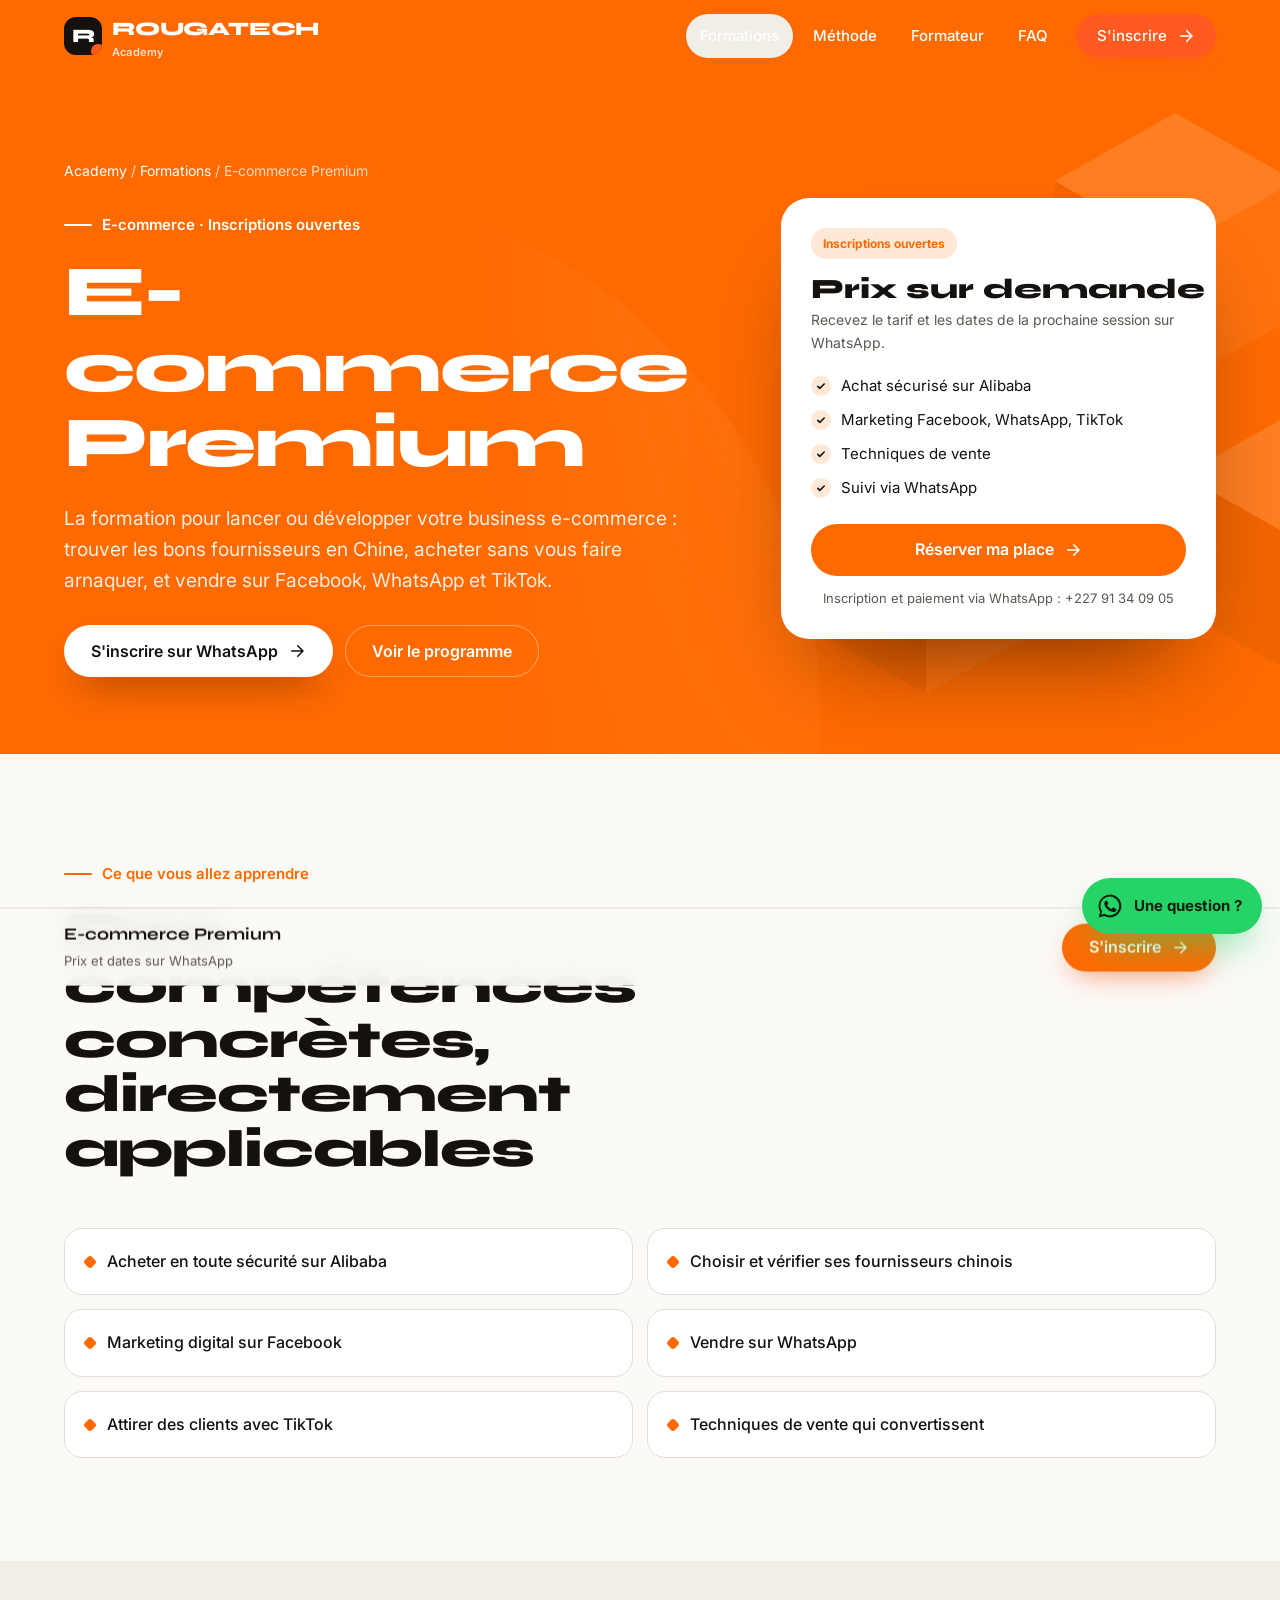
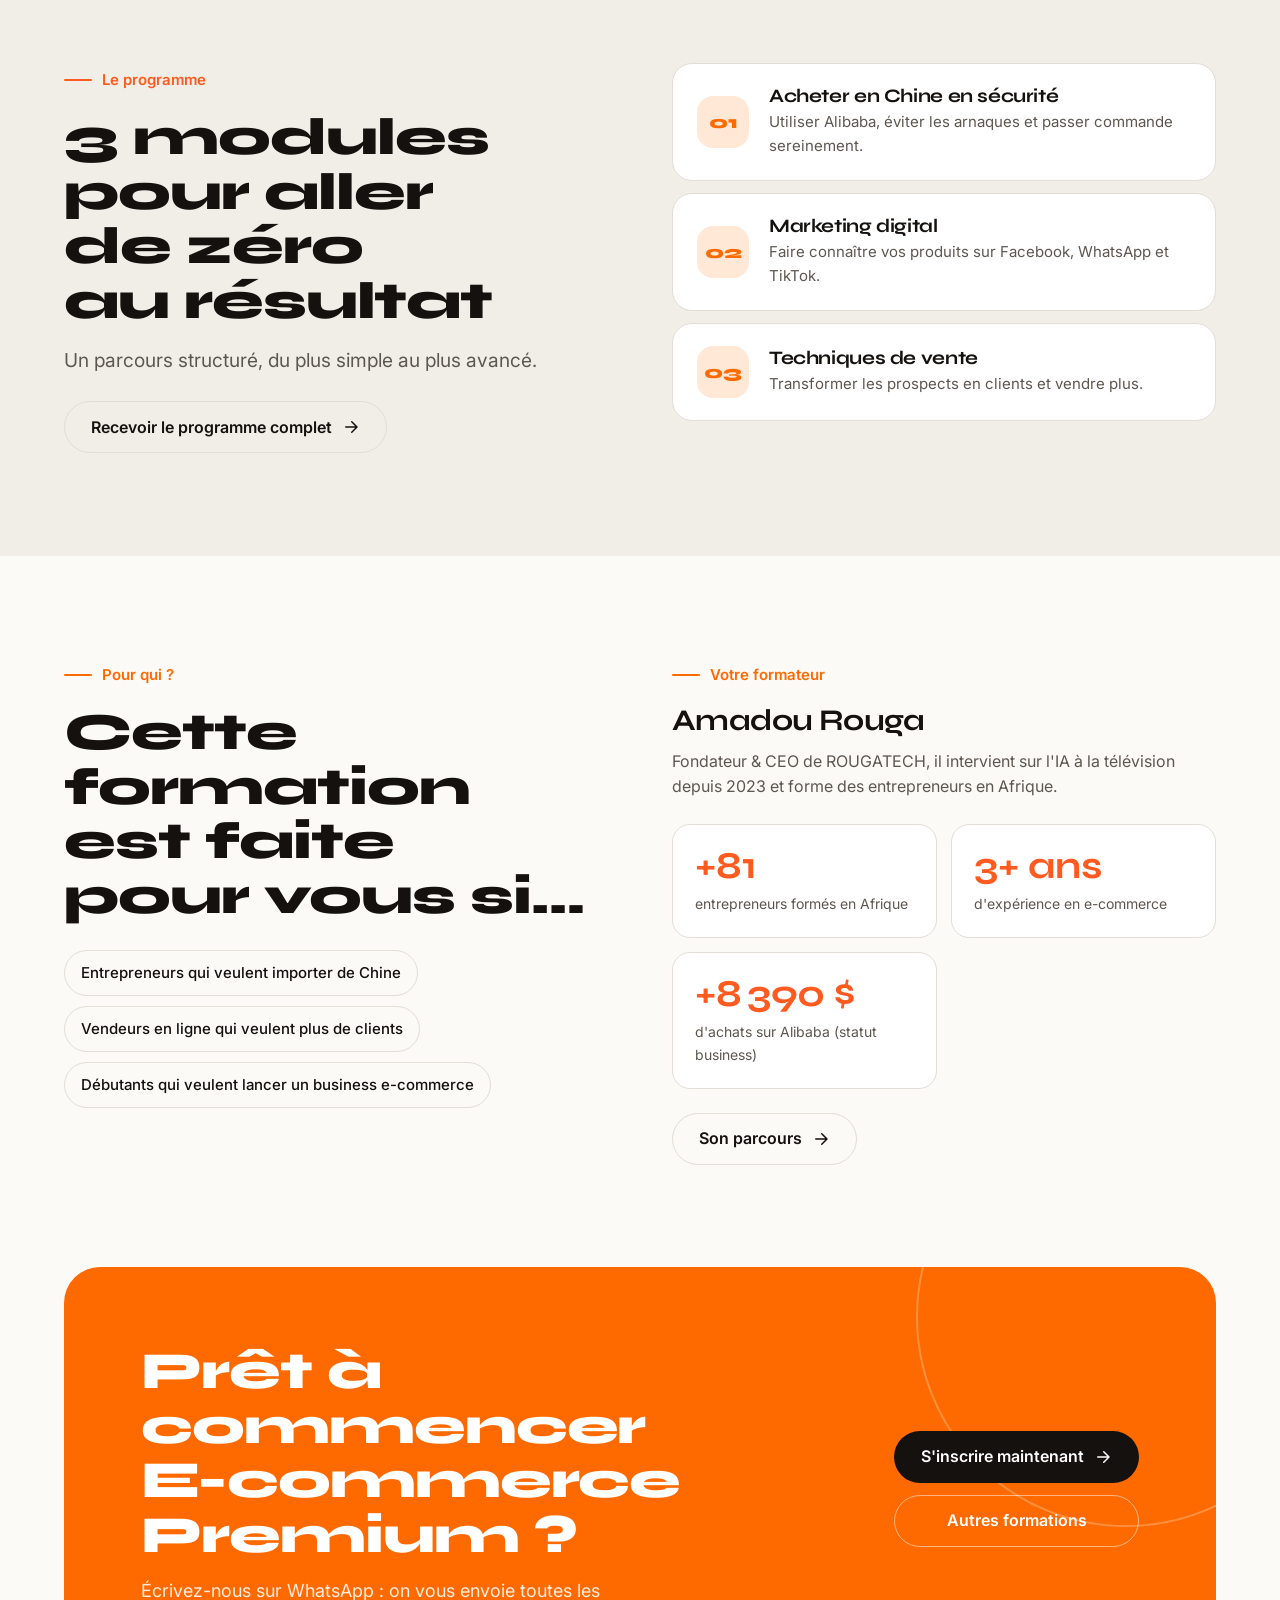
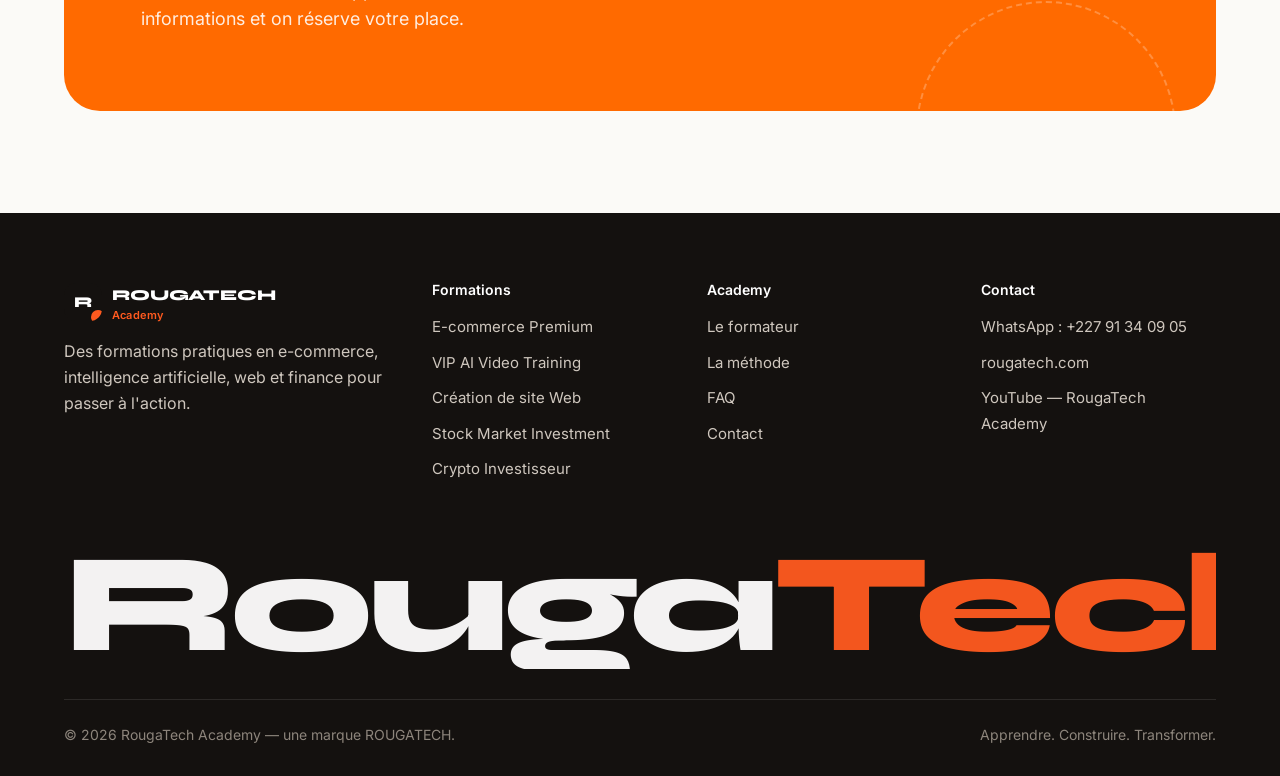
<file: ecommerce-premium-pro/index.html>
<!DOCTYPE html>
<html lang="fr">
<head>
<meta charset="utf-8">
<meta name="viewport" content="width=device-width,initial-scale=1">
<title>E-commerce Premium | RougaTech Academy</title>
<meta name="description" content="Achetez en sécurité en Chine via Alibaba, puis vendez en ligne grâce au marketing digital et aux bonnes techniques de vente.">
<link rel="canonical" href="https://academy.rougatech.com/ecommerce-premium-pro/">
<meta property="og:type" content="website"><meta property="og:title" content="E-commerce Premium | RougaTech Academy"><meta property="og:description" content="Achetez en sécurité en Chine via Alibaba, puis vendez en ligne grâce au marketing digital et aux bonnes techniques de vente."><meta property="og:url" content="https://academy.rougatech.com/ecommerce-premium-pro/"><meta property="og:locale" content="fr_FR"><meta property="og:site_name" content="RougaTech Academy">
<meta name="theme-color" content="#14110f">
<link rel="icon" href="../assets/favicon.svg" type="image/svg+xml">
<link rel="preconnect" href="https://fonts.googleapis.com"><link rel="preconnect" href="https://fonts.gstatic.com" crossorigin><link href="https://fonts.googleapis.com/css2?family=Inter:wght@400;500;600;700&family=Syne:wght@700;800&display=swap" rel="stylesheet">
<link rel="stylesheet" href="../assets/academy.css">
<script type="application/ld+json">{"@context": "https://schema.org", "@type": "Course", "name": "E-commerce Premium", "description": "Achetez en sécurité en Chine via Alibaba, puis vendez en ligne grâce au marketing digital et aux bonnes techniques de vente.", "inLanguage": "fr", "provider": {"@type": "EducationalOrganization", "name": "RougaTech Academy", "url": "https://academy.rougatech.com/"}}</script>
</head>
<body>
<div class="progress" aria-hidden="true"></div><header class="hdr"><div class="wrap">
<a class="logo" href="../" aria-label="RougaTech Academy — accueil"><span class="logo-mark">R</span><span>ROUGATECH<small>Academy</small></span></a>
<button class="burger" aria-label="Menu" aria-expanded="false"><span></span><span></span><span></span></button>
<nav class="nav" aria-label="Navigation principale"><a href="../#formations" aria-current=page>Formations</a><a href="../#methode">Méthode</a><a href="../formateur/">Formateur</a><a href="../#faq">FAQ</a><a class="btn btn-acc" href="../contact/">S'inscrire <svg viewBox="0 0 24 24" fill="none" stroke="currentColor" stroke-width="2" stroke-linecap="round" stroke-linejoin="round"><path d="M5 12h14M13 5l7 7-7 7"/></svg></a></nav>
</div></header>
<main style="--t:#ff6a00;--t2:#ffe8d6" class="on-color-page">
<section class="c-hero" style="--t:#ff6a00;--t2:#ffe8d6">
 <svg class="bg" viewBox="0 0 440 200" preserveAspectRatio="xMidYMid slice" aria-hidden="true"><defs><linearGradient id="ghecommerce-premium-pro" x1="0" y1="0" x2="1" y2="1"><stop offset="0" stop-color="#fff" stop-opacity=".35"/><stop offset="1" stop-color="#fff" stop-opacity="0"/></linearGradient></defs><circle cx="60" cy="190" r="140" fill="url(#ghecommerce-premium-pro)"/><g transform="translate(230,70)"><path d="M0 18 32 0l32 18-32 18z" fill="#fff" fill-opacity=".38"/><path d="M0 18v36l32 18V36z" fill="#000" fill-opacity=".14"/><path d="M64 18v36L32 72V36z" fill="#fff" fill-opacity=".16"/></g><g transform="translate(296,108)"><path d="M0 18 32 0l32 18-32 18z" fill="#fff" fill-opacity=".38"/><path d="M0 18v36l32 18V36z" fill="#000" fill-opacity=".14"/><path d="M64 18v36L32 72V36z" fill="#fff" fill-opacity=".16"/></g><g transform="translate(262,30)"><path d="M0 18 32 0l32 18-32 18z" fill="#fff" fill-opacity=".38"/><path d="M0 18v36l32 18V36z" fill="#000" fill-opacity=".14"/><path d="M64 18v36L32 72V36z" fill="#fff" fill-opacity=".16"/></g><g transform="translate(330,60)"><path d="M0 18 32 0l32 18-32 18z" fill="#fff" fill-opacity=".38"/><path d="M0 18v36l32 18V36z" fill="#000" fill-opacity=".14"/><path d="M64 18v36L32 72V36z" fill="#fff" fill-opacity=".16"/></g><g transform="translate(196,112)"><path d="M0 18 32 0l32 18-32 18z" fill="#fff" fill-opacity=".38"/><path d="M0 18v36l32 18V36z" fill="#000" fill-opacity=".14"/><path d="M64 18v36L32 72V36z" fill="#fff" fill-opacity=".16"/></g></svg>
 <div class="wrap">
  <div>
   <div class="crumbs rv"><a href="../">Academy</a> / <a href="../#formations">Formations</a> / E-commerce Premium</div>
   <span class="kicker rv">E-commerce · Inscriptions ouvertes</span>
   <h1 data-split>E-commerce Premium</h1>
   <p class="lead rv d1">La formation pour lancer ou développer votre business e-commerce : trouver les bons fournisseurs en Chine, acheter sans vous faire arnaquer, et vendre sur Facebook, WhatsApp et TikTok.</p>
   <div class="hero-ctas rv d2"><a class="btn btn-acc" href="https://wa.me/22791340905?text=Bonjour%20RougaTech%20Academy%2C%20je%20souhaite%20m%27inscrire%20%C3%A0%20la%20formation%20%C2%AB%20E-commerce%20Premium%20%C2%BB.">S'inscrire sur WhatsApp <svg viewBox="0 0 24 24" fill="none" stroke="currentColor" stroke-width="2" stroke-linecap="round" stroke-linejoin="round"><path d="M5 12h14M13 5l7 7-7 7"/></svg></a><a class="btn btn-ghost" href="#programme">Voir le programme</a></div>
  </div>
  <aside class="offer rv d2" style="--t:#ff6a00;--t2:#ffe8d6">
   <span class="tag">Inscriptions ouvertes</span>
   <div class="price" style="font-size:28px">Prix sur demande</div><p class="mute" style="font-size:14px">Recevez le tarif et les dates de la prochaine session sur WhatsApp.</p>
   <ul><li>Achat sécurisé sur Alibaba</li><li>Marketing Facebook, WhatsApp, TikTok</li><li>Techniques de vente</li><li>Suivi via WhatsApp</li></ul>
   <a class="btn btn-acc" style="background:var(--t);box-shadow:none;color:#fff" href="https://wa.me/22791340905?text=Bonjour%20RougaTech%20Academy%2C%20je%20souhaite%20m%27inscrire%20%C3%A0%20la%20formation%20%C2%AB%20E-commerce%20Premium%20%C2%BB.">Réserver ma place <svg viewBox="0 0 24 24" fill="none" stroke="currentColor" stroke-width="2" stroke-linecap="round" stroke-linejoin="round"><path d="M5 12h14M13 5l7 7-7 7"/></svg></a>
   
   <p class="note">Inscription et paiement via WhatsApp : +227 91 34 09 05</p>
  </aside>
 </div>
</section>
<section class="band"><div class="wrap">
 <div class="head"><div><span class="kicker rv" style="color:var(--t)">Ce que vous allez apprendre</span><h2 data-split>Des compétences concrètes, directement applicables</h2></div></div>
 <div class="learn"><div class="rv d0">Acheter en toute sécurité sur Alibaba</div><div class="rv d1">Choisir et vérifier ses fournisseurs chinois</div><div class="rv d2">Marketing digital sur Facebook</div><div class="rv d0">Vendre sur WhatsApp</div><div class="rv d1">Attirer des clients avec TikTok</div><div class="rv d2">Techniques de vente qui convertissent</div></div>
</div></section>
<div id="programme"></div>
<section class="band alt"><div class="wrap two">
 <div><span class="kicker rv">Le programme</span><h2 data-split>3 modules pour aller de zéro au résultat</h2><p class="lead rv" style="margin-top:16px">Un parcours structuré, du plus simple au plus avancé.</p><a class="btn btn-ghost rv" style="margin-top:26px" href="https://wa.me/22791340905?text=Bonjour%2C%20je%20souhaite%20le%20programme%20et%20le%20prix%20de%20la%20formation%20%C2%AB%20E-commerce%20Premium%20%C2%BB.">Recevoir le programme complet <svg viewBox="0 0 24 24" fill="none" stroke="currentColor" stroke-width="2" stroke-linecap="round" stroke-linejoin="round"><path d="M5 12h14M13 5l7 7-7 7"/></svg></a></div>
 <div class="mods"><div class="mod rv"><span class="no">01</span><div><h3>Acheter en Chine en sécurité</h3><p>Utiliser Alibaba, éviter les arnaques et passer commande sereinement.</p></div></div><div class="mod rv"><span class="no">02</span><div><h3>Marketing digital</h3><p>Faire connaître vos produits sur Facebook, WhatsApp et TikTok.</p></div></div><div class="mod rv"><span class="no">03</span><div><h3>Techniques de vente</h3><p>Transformer les prospects en clients et vendre plus.</p></div></div></div>
</div></section>
<section class="band"><div class="wrap two">
 <div><span class="kicker rv" style="color:var(--t)">Pour qui ?</span><h2 data-split>Cette formation est faite pour vous si…</h2><div class="chips rv" style="margin-top:26px"><span>Entrepreneurs qui veulent importer de Chine</span><span>Vendeurs en ligne qui veulent plus de clients</span><span>Débutants qui veulent lancer un business e-commerce</span></div></div>
 <div><span class="kicker rv" style="color:var(--t)">Votre formateur</span><h3 class="rv" style="font-size:30px;margin-bottom:12px">Amadou Rouga</h3><p class="mute rv" style="margin-bottom:24px">Fondateur & CEO de ROUGATECH, il intervient sur l'IA à la télévision depuis 2023 et forme des entrepreneurs en Afrique.</p><div class="facts" style="grid-template-columns:repeat(auto-fit,minmax(200px,1fr));margin-top:0"><div class="fact rv"><b data-count="96" data-pre="+" data-suf="">+96</b><span>entrepreneurs formés en Afrique</span></div><div class="fact rv"><b data-count="3" data-pre="" data-suf="+ ans">3+ ans</b><span>d&#x27;expérience en e-commerce</span></div><div class="fact rv"><b data-count="10000" data-pre="+" data-suf=" $">+10 000 $</b><span>d&#x27;achats sur Alibaba (statut business)</span></div></div><a class="btn btn-ghost rv" style="margin-top:24px" href="../formateur/">Son parcours <svg viewBox="0 0 24 24" fill="none" stroke="currentColor" stroke-width="2" stroke-linecap="round" stroke-linejoin="round"><path d="M5 12h14M13 5l7 7-7 7"/></svg></a></div>
</div></section>
<section class="band" style="padding-top:0"><div class="wrap"><div class="cta rv" style="background:var(--t)"><span class="ring r1"></span><span class="ring r2"></span>
 <div><h2>Prêt à commencer E-commerce Premium ?</h2><p>Écrivez-nous sur WhatsApp : on vous envoie toutes les informations et on réserve votre place.</p></div>
 <div class="cta-btns"><a class="btn btn-acc" href="https://wa.me/22791340905?text=Bonjour%20RougaTech%20Academy%2C%20je%20souhaite%20m%27inscrire%20%C3%A0%20la%20formation%20%C2%AB%20E-commerce%20Premium%20%C2%BB.">S'inscrire maintenant <svg viewBox="0 0 24 24" fill="none" stroke="currentColor" stroke-width="2" stroke-linecap="round" stroke-linejoin="round"><path d="M5 12h14M13 5l7 7-7 7"/></svg></a><a class="btn btn-ghost" style="color:#fff;border-color:rgba(255,255,255,.5)" href="../#formations">Autres formations</a></div>
</div></div></section>
</main>
<div class="sticky-buy"><div><b>E-commerce Premium</b><span>Prix et dates sur WhatsApp</span></div><a class="btn btn-acc" style="background:#ff6a00" href="https://wa.me/22791340905?text=Bonjour%20RougaTech%20Academy%2C%20je%20souhaite%20m%27inscrire%20%C3%A0%20la%20formation%20%C2%AB%20E-commerce%20Premium%20%C2%BB.">S'inscrire <svg viewBox="0 0 24 24" fill="none" stroke="currentColor" stroke-width="2" stroke-linecap="round" stroke-linejoin="round"><path d="M5 12h14M13 5l7 7-7 7"/></svg></a></div>
<footer class="ftr"><div class="wrap">
<div class="top">
 <div><a class="logo" href="../"><span class="logo-mark">R</span><span>ROUGATECH<small>Academy</small></span></a>
 <p style="margin-top:18px;max-width:340px">Des formations pratiques en e-commerce, intelligence artificielle, web et finance pour passer à l'action.</p></div>
 <div><h4>Formations</h4><ul><li><a href="../ecommerce-premium-pro/">E-commerce Premium</a></li><li><a href="../vip-ai-video-training/">VIP AI Video Training</a></li><li><a href="../creation-site-web/">Création de site Web</a></li><li><a href="../stock-market-investment/">Stock Market Investment</a></li><li><a href="../crypto-investisseur/">Crypto Investisseur</a></li></ul></div>
 <div><h4>Academy</h4><ul><li><a href="../formateur/">Le formateur</a></li><li><a href="../#methode">La méthode</a></li><li><a href="../#faq">FAQ</a></li><li><a href="../contact/">Contact</a></li></ul></div>
 <div><h4>Contact</h4><ul><li><a href="https://wa.me/22791340905">WhatsApp : +227 91 34 09 05</a></li><li><a href="https://rougatech.com">rougatech.com</a></li><li><a href="https://www.youtube.com/results?search_query=RougaTech+Academy">YouTube — RougaTech Academy</a></li></ul></div>
</div>
<div class="big" aria-hidden="true">Rouga<em>Tech</em> Academy</div>
<div class="bot"><span>© <span data-year>2026</span> RougaTech Academy — une marque ROUGATECH.</span><span>Apprendre. Construire. Transformer.</span></div>
</div></footer>
<a class="wa-fab" href="https://wa.me/22791340905?text=Bonjour%20RougaTech%20Academy%2C%20je%20souhaite%20des%20informations%20sur%20vos%20formations." aria-label="Écrire sur WhatsApp"><svg viewBox="0 0 32 32" fill="currentColor"><path d="M16 3a13 13 0 0 0-11.2 19.6L3 29l6.6-1.7A13 13 0 1 0 16 3zm0 23.7c-2 0-4-.6-5.7-1.6l-.4-.2-3.9 1 1-3.8-.3-.4A10.7 10.7 0 1 1 16 26.7zm5.9-8c-.3-.2-1.9-1-2.2-1s-.5-.2-.7.2-.8 1-1 1.2-.4.2-.7 0a8.8 8.8 0 0 1-4.4-3.8c-.3-.6.3-.5 1-1.7.1-.2 0-.4 0-.6l-1-2.4c-.3-.6-.5-.5-.7-.5h-.6c-.2 0-.6 0-.9.4s-1.2 1.2-1.2 2.9 1.2 3.3 1.4 3.6c.2.2 2.4 3.7 5.8 5.1 2.2.9 3 1 4.1.8.7-.1 1.9-.8 2.2-1.5s.3-1.4.2-1.5-.3-.2-.6-.4z"/></svg><span>Une question ?</span></a>
<script src="../assets/academy.js" defer></script>
</body></html>
</file>
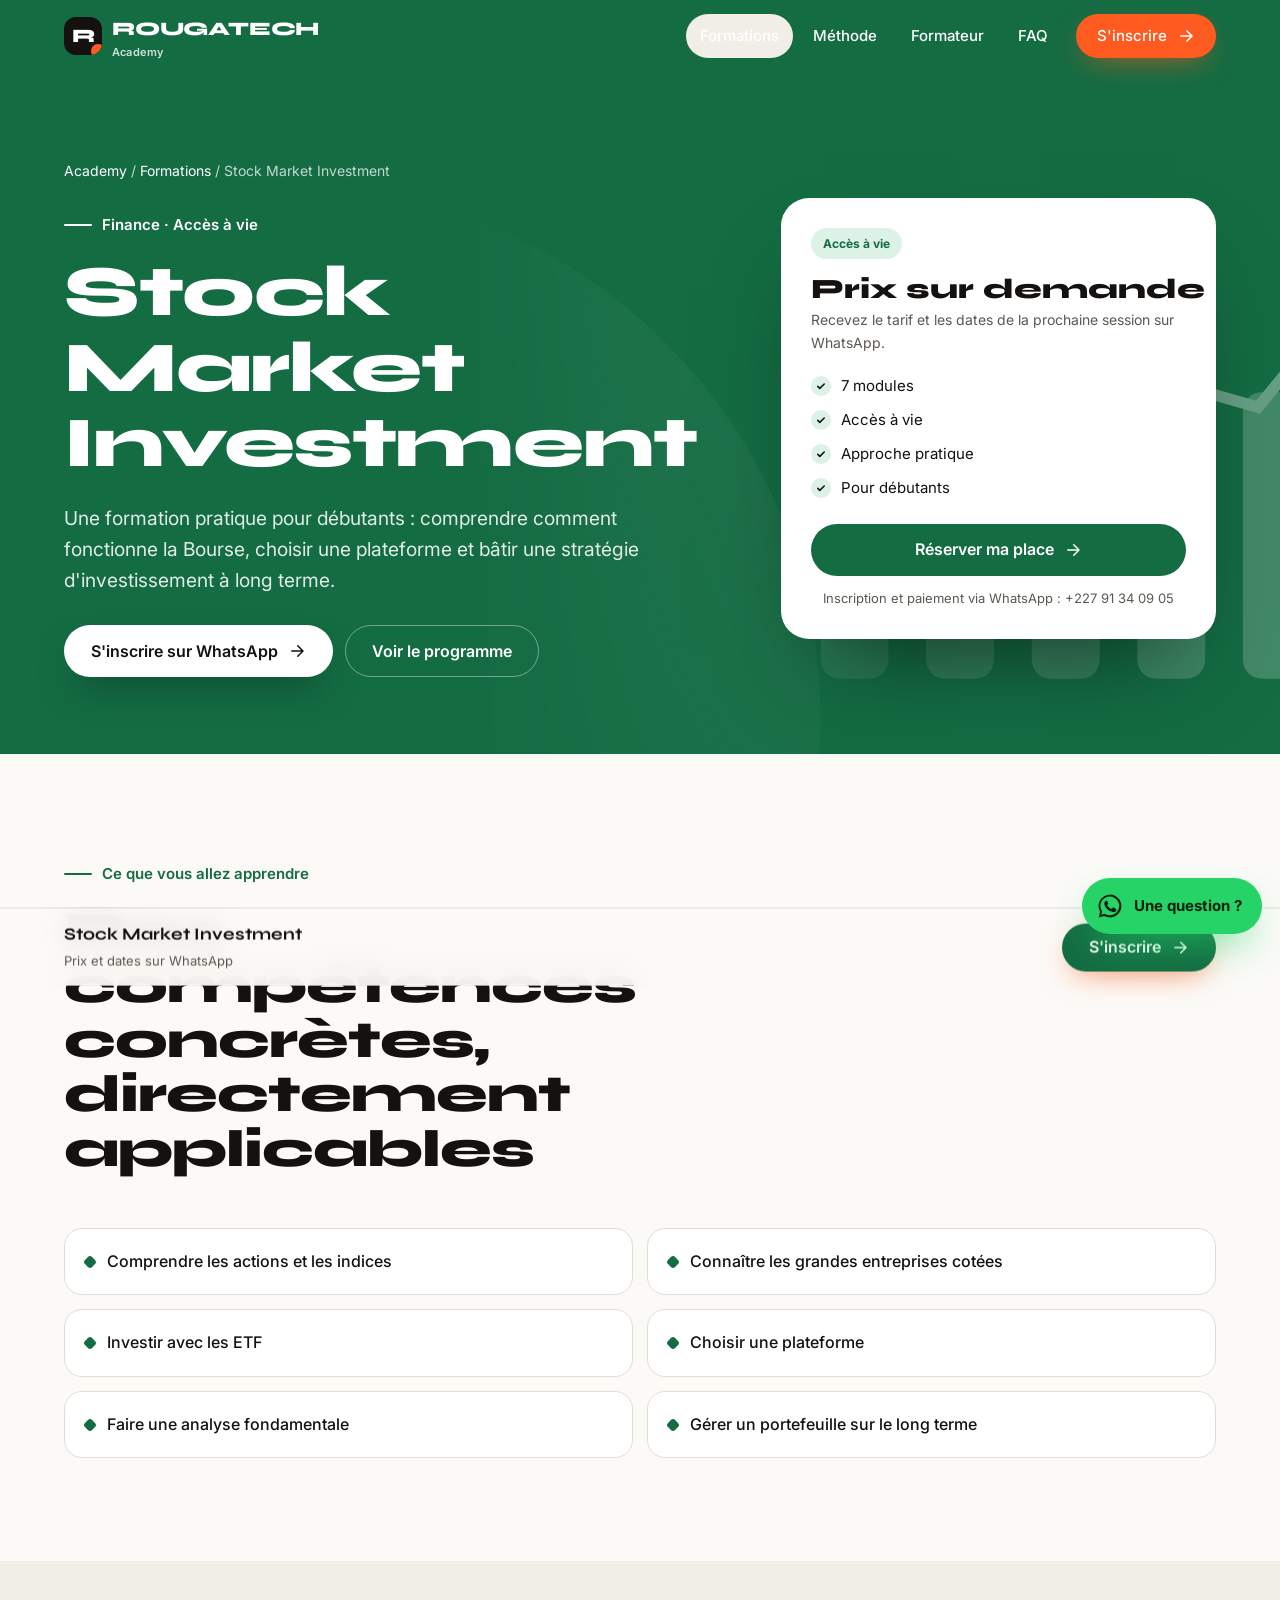
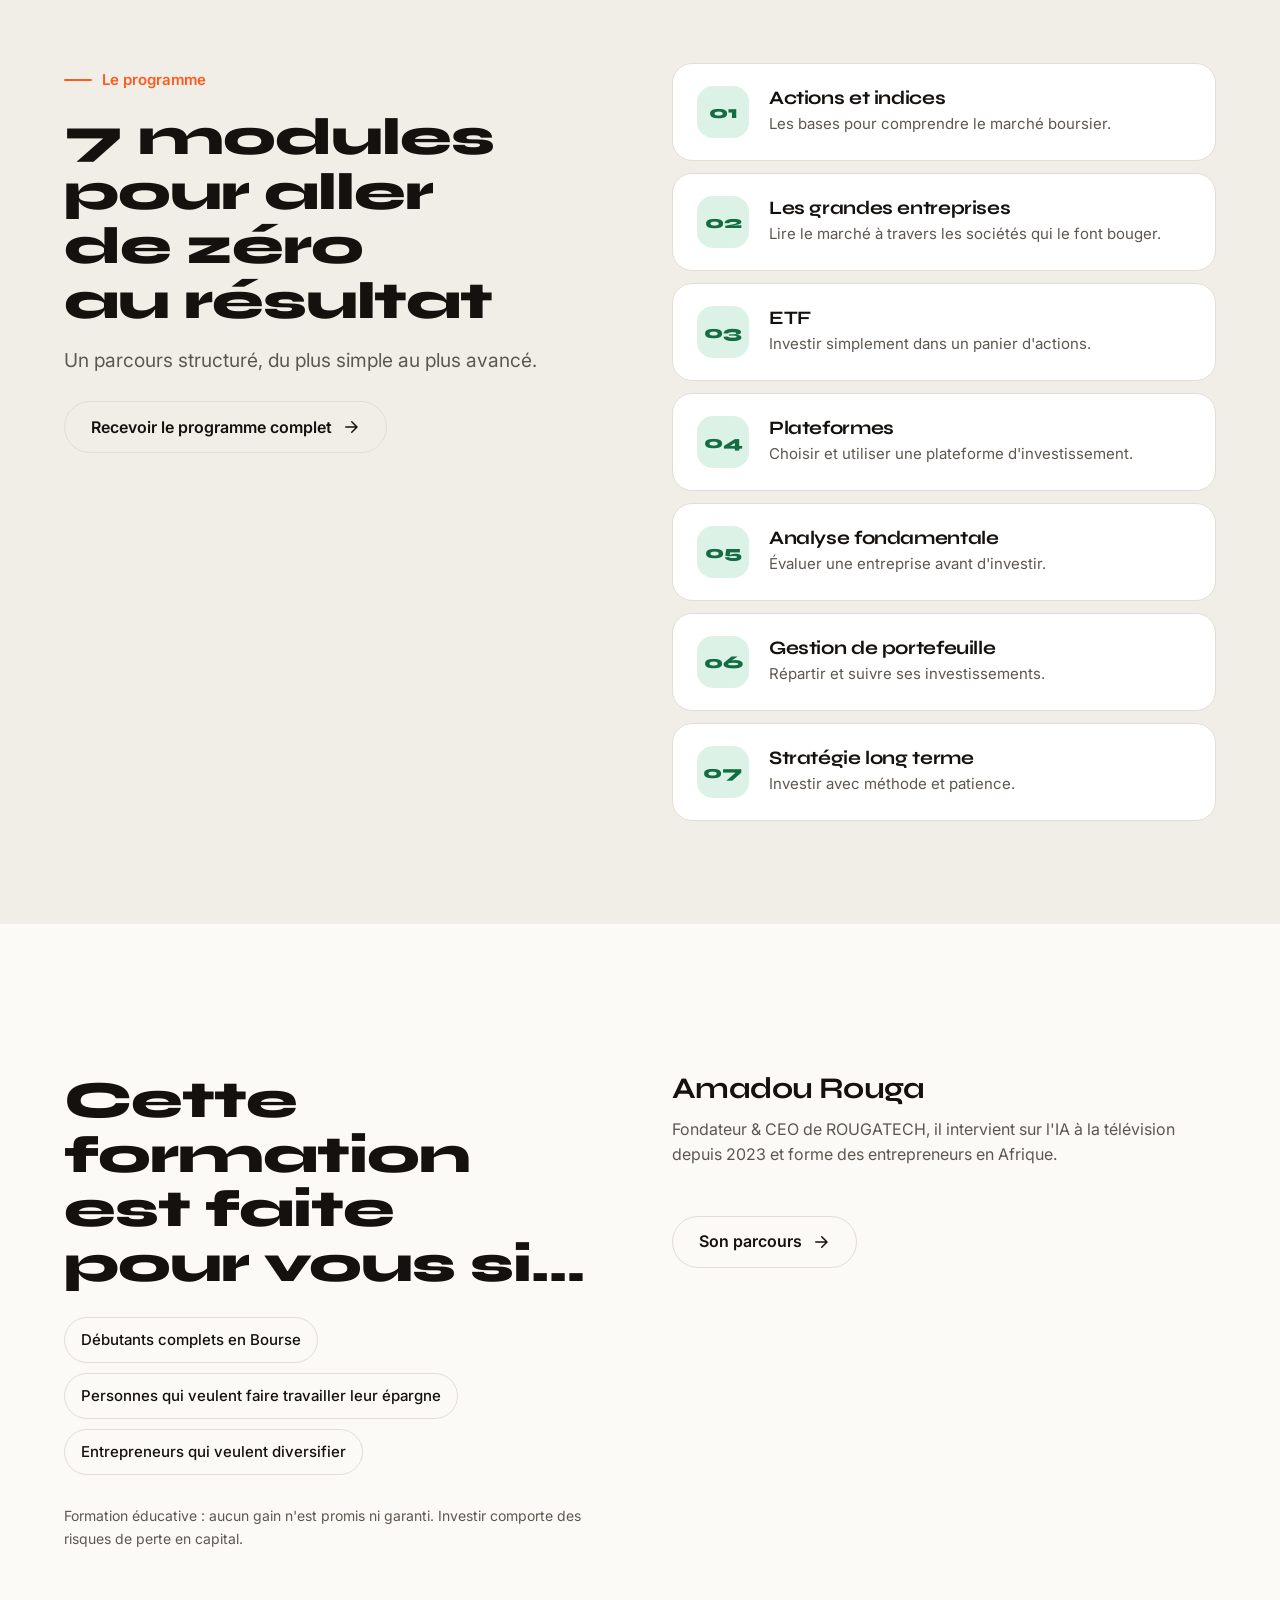
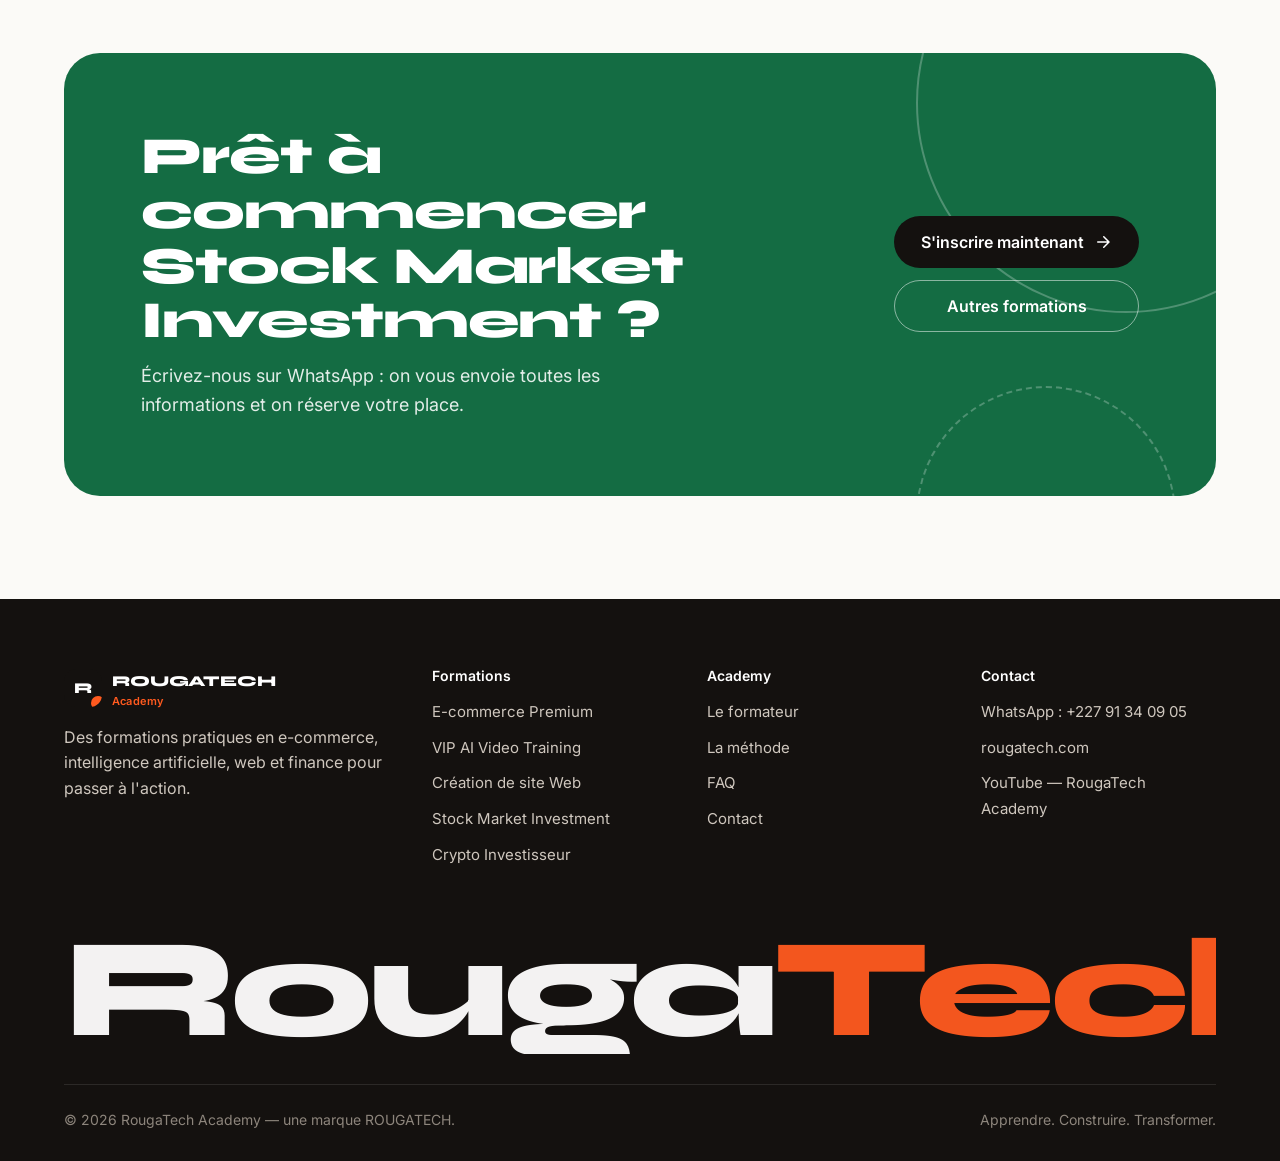
<file: stock-market-investment/index.html>
<!DOCTYPE html>
<html lang="fr">
<head>
<meta charset="utf-8">
<meta name="viewport" content="width=device-width,initial-scale=1">
<title>Stock Market Investment | RougaTech Academy</title>
<meta name="description" content="Comprenez la Bourse et apprenez à investir sur le long terme : actions, indices, ETF, analyse fondamentale et gestion de portefeuille.">
<link rel="canonical" href="https://academy.rougatech.com/stock-market-investment/">
<meta property="og:type" content="website"><meta property="og:title" content="Stock Market Investment | RougaTech Academy"><meta property="og:description" content="Comprenez la Bourse et apprenez à investir sur le long terme : actions, indices, ETF, analyse fondamentale et gestion de portefeuille."><meta property="og:url" content="https://academy.rougatech.com/stock-market-investment/"><meta property="og:locale" content="fr_FR"><meta property="og:site_name" content="RougaTech Academy">
<meta name="theme-color" content="#14110f">
<link rel="icon" href="../assets/favicon.svg" type="image/svg+xml">
<link rel="preconnect" href="https://fonts.googleapis.com"><link rel="preconnect" href="https://fonts.gstatic.com" crossorigin><link href="https://fonts.googleapis.com/css2?family=Inter:wght@400;500;600;700&family=Syne:wght@700;800&display=swap" rel="stylesheet">
<link rel="stylesheet" href="../assets/academy.css">
<script type="application/ld+json">{"@context": "https://schema.org", "@type": "Course", "name": "Stock Market Investment", "description": "Comprenez la Bourse et apprenez à investir sur le long terme : actions, indices, ETF, analyse fondamentale et gestion de portefeuille.", "inLanguage": "fr", "provider": {"@type": "EducationalOrganization", "name": "RougaTech Academy", "url": "https://academy.rougatech.com/"}}</script>
</head>
<body>
<div class="progress" aria-hidden="true"></div><header class="hdr"><div class="wrap">
<a class="logo" href="../" aria-label="RougaTech Academy — accueil"><span class="logo-mark">R</span><span>ROUGATECH<small>Academy</small></span></a>
<button class="burger" aria-label="Menu" aria-expanded="false"><span></span><span></span><span></span></button>
<nav class="nav" aria-label="Navigation principale"><a href="../#formations" aria-current=page>Formations</a><a href="../#methode">Méthode</a><a href="../formateur/">Formateur</a><a href="../#faq">FAQ</a><a class="btn btn-acc" href="../contact/">S'inscrire <svg viewBox="0 0 24 24" fill="none" stroke="currentColor" stroke-width="2" stroke-linecap="round" stroke-linejoin="round"><path d="M5 12h14M13 5l7 7-7 7"/></svg></a></nav>
</div></header>
<main style="--t:#146c43;--t2:#dcf2e6" class="on-color-page">
<section class="c-hero" style="--t:#146c43;--t2:#dcf2e6">
 <svg class="bg" viewBox="0 0 440 200" preserveAspectRatio="xMidYMid slice" aria-hidden="true"><defs><linearGradient id="ghstock-market-investment" x1="0" y1="0" x2="1" y2="1"><stop offset="0" stop-color="#fff" stop-opacity=".35"/><stop offset="1" stop-color="#fff" stop-opacity="0"/></linearGradient></defs><circle cx="60" cy="190" r="140" fill="url(#ghstock-market-investment)"/><rect x="200" y="140" width="18" height="40" rx="5" fill="#fff" fill-opacity="0.25"/><rect x="228" y="118" width="18" height="62" rx="5" fill="#fff" fill-opacity="0.33"/><rect x="256" y="126" width="18" height="54" rx="5" fill="#fff" fill-opacity="0.41000000000000003"/><rect x="284" y="96" width="18" height="84" rx="5" fill="#fff" fill-opacity="0.49"/><rect x="312" y="104" width="18" height="76" rx="5" fill="#fff" fill-opacity="0.5700000000000001"/><rect x="340" y="72" width="18" height="108" rx="5" fill="#fff" fill-opacity="0.65"/><rect x="368" y="54" width="18" height="126" rx="5" fill="#fff" fill-opacity="0.73"/><path d="M196 150 L232 128 L260 136 L288 100 L316 108 L344 74 L374 52" fill="none" stroke="#fff" stroke-width="3" stroke-linecap="round"/><circle cx="374" cy="52" r="6" fill="#fff"/></svg>
 <div class="wrap">
  <div>
   <div class="crumbs rv"><a href="../">Academy</a> / <a href="../#formations">Formations</a> / Stock Market Investment</div>
   <span class="kicker rv">Finance · Accès à vie</span>
   <h1 data-split>Stock Market Investment</h1>
   <p class="lead rv d1">Une formation pratique pour débutants : comprendre comment fonctionne la Bourse, choisir une plateforme et bâtir une stratégie d&#x27;investissement à long terme.</p>
   <div class="hero-ctas rv d2"><a class="btn btn-acc" href="https://wa.me/22791340905?text=Bonjour%20RougaTech%20Academy%2C%20je%20souhaite%20m%27inscrire%20%C3%A0%20la%20formation%20%C2%AB%20Stock%20Market%20Investment%20%C2%BB.">S'inscrire sur WhatsApp <svg viewBox="0 0 24 24" fill="none" stroke="currentColor" stroke-width="2" stroke-linecap="round" stroke-linejoin="round"><path d="M5 12h14M13 5l7 7-7 7"/></svg></a><a class="btn btn-ghost" href="#programme">Voir le programme</a></div>
  </div>
  <aside class="offer rv d2" style="--t:#146c43;--t2:#dcf2e6">
   <span class="tag">Accès à vie</span>
   <div class="price" style="font-size:28px">Prix sur demande</div><p class="mute" style="font-size:14px">Recevez le tarif et les dates de la prochaine session sur WhatsApp.</p>
   <ul><li>7 modules</li><li>Accès à vie</li><li>Approche pratique</li><li>Pour débutants</li></ul>
   <a class="btn btn-acc" style="background:var(--t);box-shadow:none;color:#fff" href="https://wa.me/22791340905?text=Bonjour%20RougaTech%20Academy%2C%20je%20souhaite%20m%27inscrire%20%C3%A0%20la%20formation%20%C2%AB%20Stock%20Market%20Investment%20%C2%BB.">Réserver ma place <svg viewBox="0 0 24 24" fill="none" stroke="currentColor" stroke-width="2" stroke-linecap="round" stroke-linejoin="round"><path d="M5 12h14M13 5l7 7-7 7"/></svg></a>
   
   <p class="note">Inscription et paiement via WhatsApp : +227 91 34 09 05</p>
  </aside>
 </div>
</section>
<section class="band"><div class="wrap">
 <div class="head"><div><span class="kicker rv" style="color:var(--t)">Ce que vous allez apprendre</span><h2 data-split>Des compétences concrètes, directement applicables</h2></div></div>
 <div class="learn"><div class="rv d0">Comprendre les actions et les indices</div><div class="rv d1">Connaître les grandes entreprises cotées</div><div class="rv d2">Investir avec les ETF</div><div class="rv d0">Choisir une plateforme</div><div class="rv d1">Faire une analyse fondamentale</div><div class="rv d2">Gérer un portefeuille sur le long terme</div></div>
</div></section>
<div id="programme"></div>
<section class="band alt"><div class="wrap two">
 <div><span class="kicker rv">Le programme</span><h2 data-split>7 modules pour aller de zéro au résultat</h2><p class="lead rv" style="margin-top:16px">Un parcours structuré, du plus simple au plus avancé.</p><a class="btn btn-ghost rv" style="margin-top:26px" href="https://wa.me/22791340905?text=Bonjour%2C%20je%20souhaite%20le%20programme%20et%20le%20prix%20de%20la%20formation%20%C2%AB%20Stock%20Market%20Investment%20%C2%BB.">Recevoir le programme complet <svg viewBox="0 0 24 24" fill="none" stroke="currentColor" stroke-width="2" stroke-linecap="round" stroke-linejoin="round"><path d="M5 12h14M13 5l7 7-7 7"/></svg></a></div>
 <div class="mods"><div class="mod rv"><span class="no">01</span><div><h3>Actions et indices</h3><p>Les bases pour comprendre le marché boursier.</p></div></div><div class="mod rv"><span class="no">02</span><div><h3>Les grandes entreprises</h3><p>Lire le marché à travers les sociétés qui le font bouger.</p></div></div><div class="mod rv"><span class="no">03</span><div><h3>ETF</h3><p>Investir simplement dans un panier d&#x27;actions.</p></div></div><div class="mod rv"><span class="no">04</span><div><h3>Plateformes</h3><p>Choisir et utiliser une plateforme d&#x27;investissement.</p></div></div><div class="mod rv"><span class="no">05</span><div><h3>Analyse fondamentale</h3><p>Évaluer une entreprise avant d&#x27;investir.</p></div></div><div class="mod rv"><span class="no">06</span><div><h3>Gestion de portefeuille</h3><p>Répartir et suivre ses investissements.</p></div></div><div class="mod rv"><span class="no">07</span><div><h3>Stratégie long terme</h3><p>Investir avec méthode et patience.</p></div></div></div>
</div></section>
<section class="band"><div class="wrap two">
 <div><span class="kicker rv" style="color:var(--t)">Pour qui ?</span><h2 data-split>Cette formation est faite pour vous si…</h2><div class="chips rv" style="margin-top:26px"><span>Débutants complets en Bourse</span><span>Personnes qui veulent faire travailler leur épargne</span><span>Entrepreneurs qui veulent diversifier</span></div><p class="mute rv" style="margin-top:30px;font-size:14px;max-width:760px">Formation éducative : aucun gain n&#x27;est promis ni garanti. Investir comporte des risques de perte en capital.</p></div>
 <div><span class="kicker rv" style="color:var(--t)">Votre formateur</span><h3 class="rv" style="font-size:30px;margin-bottom:12px">Amadou Rouga</h3><p class="mute rv" style="margin-bottom:24px">Fondateur & CEO de ROUGATECH, il intervient sur l'IA à la télévision depuis 2023 et forme des entrepreneurs en Afrique.</p><a class="btn btn-ghost rv" style="margin-top:24px" href="../formateur/">Son parcours <svg viewBox="0 0 24 24" fill="none" stroke="currentColor" stroke-width="2" stroke-linecap="round" stroke-linejoin="round"><path d="M5 12h14M13 5l7 7-7 7"/></svg></a></div>
</div></section>
<section class="band" style="padding-top:0"><div class="wrap"><div class="cta rv" style="background:var(--t)"><span class="ring r1"></span><span class="ring r2"></span>
 <div><h2>Prêt à commencer Stock Market Investment ?</h2><p>Écrivez-nous sur WhatsApp : on vous envoie toutes les informations et on réserve votre place.</p></div>
 <div class="cta-btns"><a class="btn btn-acc" href="https://wa.me/22791340905?text=Bonjour%20RougaTech%20Academy%2C%20je%20souhaite%20m%27inscrire%20%C3%A0%20la%20formation%20%C2%AB%20Stock%20Market%20Investment%20%C2%BB.">S'inscrire maintenant <svg viewBox="0 0 24 24" fill="none" stroke="currentColor" stroke-width="2" stroke-linecap="round" stroke-linejoin="round"><path d="M5 12h14M13 5l7 7-7 7"/></svg></a><a class="btn btn-ghost" style="color:#fff;border-color:rgba(255,255,255,.5)" href="../#formations">Autres formations</a></div>
</div></div></section>
</main>
<div class="sticky-buy"><div><b>Stock Market Investment</b><span>Prix et dates sur WhatsApp</span></div><a class="btn btn-acc" style="background:#146c43" href="https://wa.me/22791340905?text=Bonjour%20RougaTech%20Academy%2C%20je%20souhaite%20m%27inscrire%20%C3%A0%20la%20formation%20%C2%AB%20Stock%20Market%20Investment%20%C2%BB.">S'inscrire <svg viewBox="0 0 24 24" fill="none" stroke="currentColor" stroke-width="2" stroke-linecap="round" stroke-linejoin="round"><path d="M5 12h14M13 5l7 7-7 7"/></svg></a></div>
<footer class="ftr"><div class="wrap">
<div class="top">
 <div><a class="logo" href="../"><span class="logo-mark">R</span><span>ROUGATECH<small>Academy</small></span></a>
 <p style="margin-top:18px;max-width:340px">Des formations pratiques en e-commerce, intelligence artificielle, web et finance pour passer à l'action.</p></div>
 <div><h4>Formations</h4><ul><li><a href="../ecommerce-premium-pro/">E-commerce Premium</a></li><li><a href="../vip-ai-video-training/">VIP AI Video Training</a></li><li><a href="../creation-site-web/">Création de site Web</a></li><li><a href="../stock-market-investment/">Stock Market Investment</a></li><li><a href="../crypto-investisseur/">Crypto Investisseur</a></li></ul></div>
 <div><h4>Academy</h4><ul><li><a href="../formateur/">Le formateur</a></li><li><a href="../#methode">La méthode</a></li><li><a href="../#faq">FAQ</a></li><li><a href="../contact/">Contact</a></li></ul></div>
 <div><h4>Contact</h4><ul><li><a href="https://wa.me/22791340905">WhatsApp : +227 91 34 09 05</a></li><li><a href="https://rougatech.com">rougatech.com</a></li><li><a href="https://www.youtube.com/results?search_query=RougaTech+Academy">YouTube — RougaTech Academy</a></li></ul></div>
</div>
<div class="big" aria-hidden="true">Rouga<em>Tech</em> Academy</div>
<div class="bot"><span>© <span data-year>2026</span> RougaTech Academy — une marque ROUGATECH.</span><span>Apprendre. Construire. Transformer.</span></div>
</div></footer>
<a class="wa-fab" href="https://wa.me/22791340905?text=Bonjour%20RougaTech%20Academy%2C%20je%20souhaite%20des%20informations%20sur%20vos%20formations." aria-label="Écrire sur WhatsApp"><svg viewBox="0 0 32 32" fill="currentColor"><path d="M16 3a13 13 0 0 0-11.2 19.6L3 29l6.6-1.7A13 13 0 1 0 16 3zm0 23.7c-2 0-4-.6-5.7-1.6l-.4-.2-3.9 1 1-3.8-.3-.4A10.7 10.7 0 1 1 16 26.7zm5.9-8c-.3-.2-1.9-1-2.2-1s-.5-.2-.7.2-.8 1-1 1.2-.4.2-.7 0a8.8 8.8 0 0 1-4.4-3.8c-.3-.6.3-.5 1-1.7.1-.2 0-.4 0-.6l-1-2.4c-.3-.6-.5-.5-.7-.5h-.6c-.2 0-.6 0-.9.4s-1.2 1.2-1.2 2.9 1.2 3.3 1.4 3.6c.2.2 2.4 3.7 5.8 5.1 2.2.9 3 1 4.1.8.7-.1 1.9-.8 2.2-1.5s.3-1.4.2-1.5-.3-.2-.6-.4z"/></svg><span>Une question ?</span></a>
<script src="../assets/academy.js" defer></script>
</body></html>
</file>
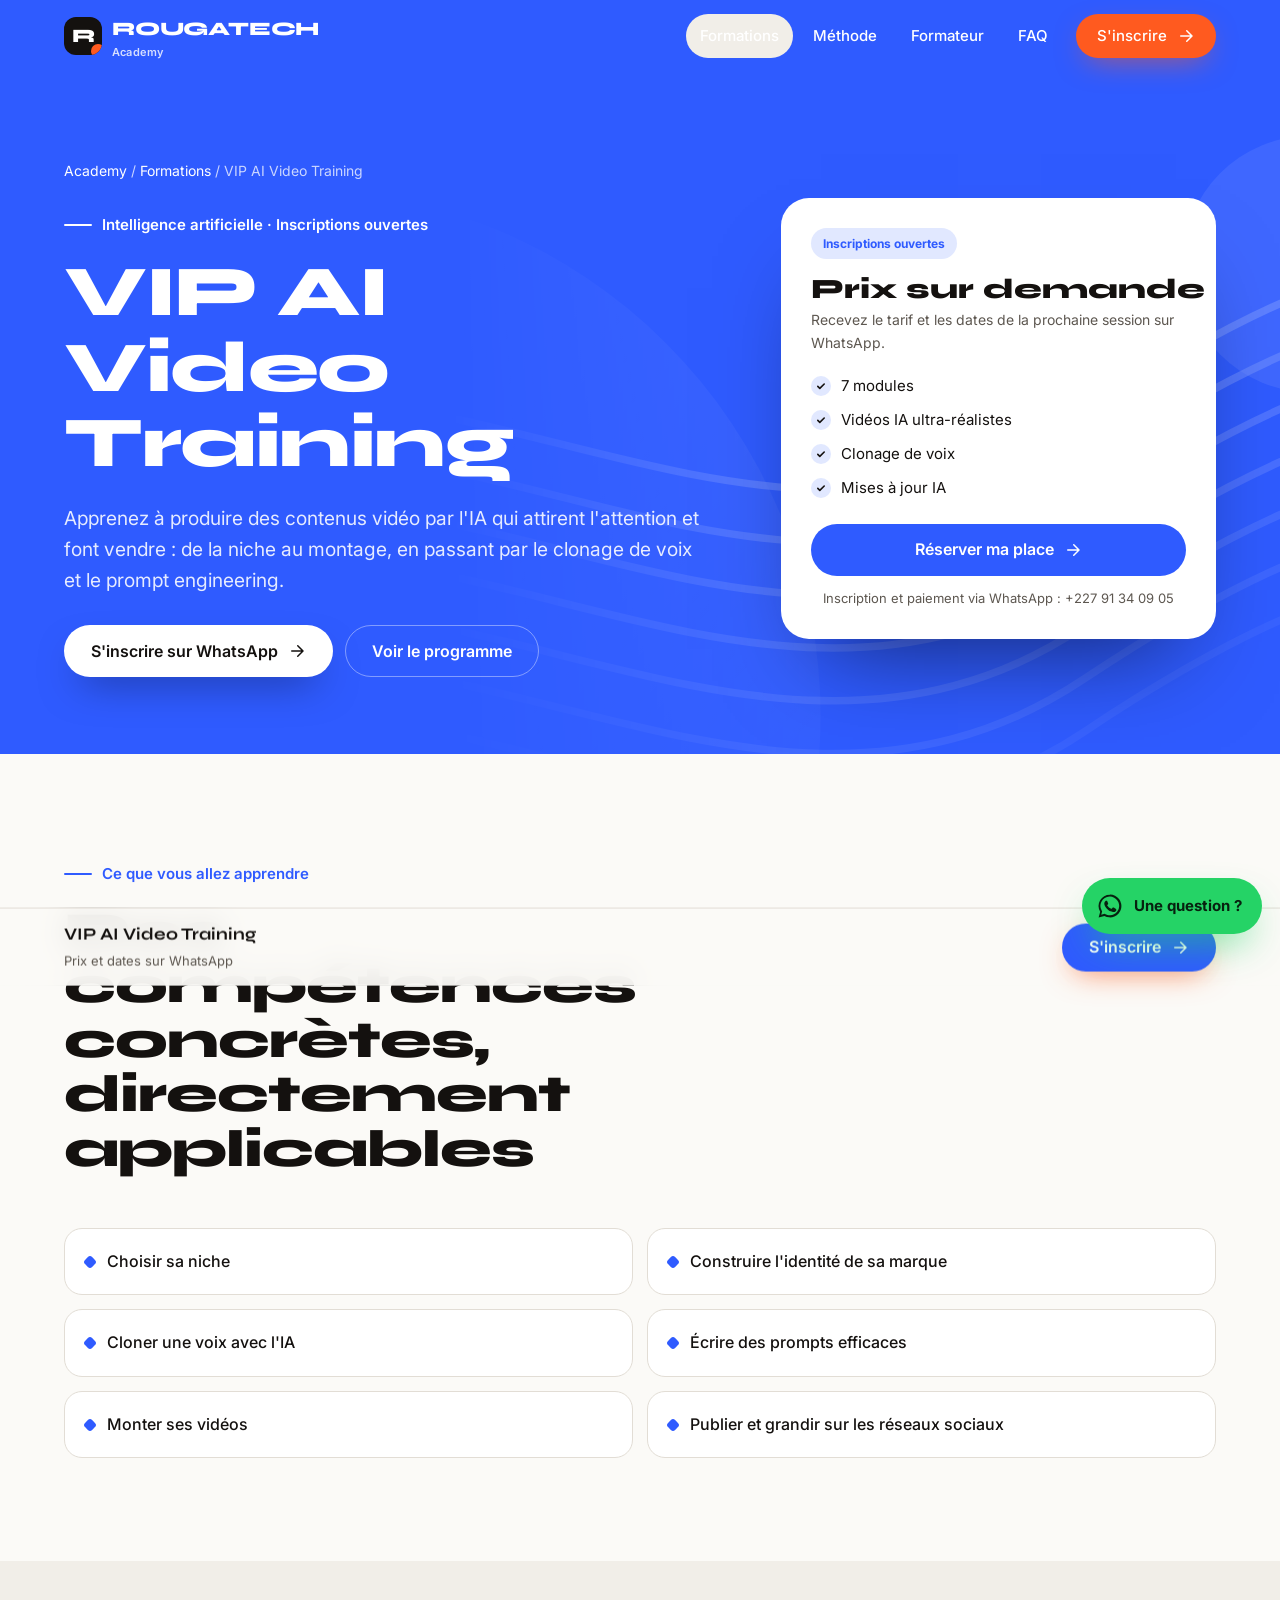
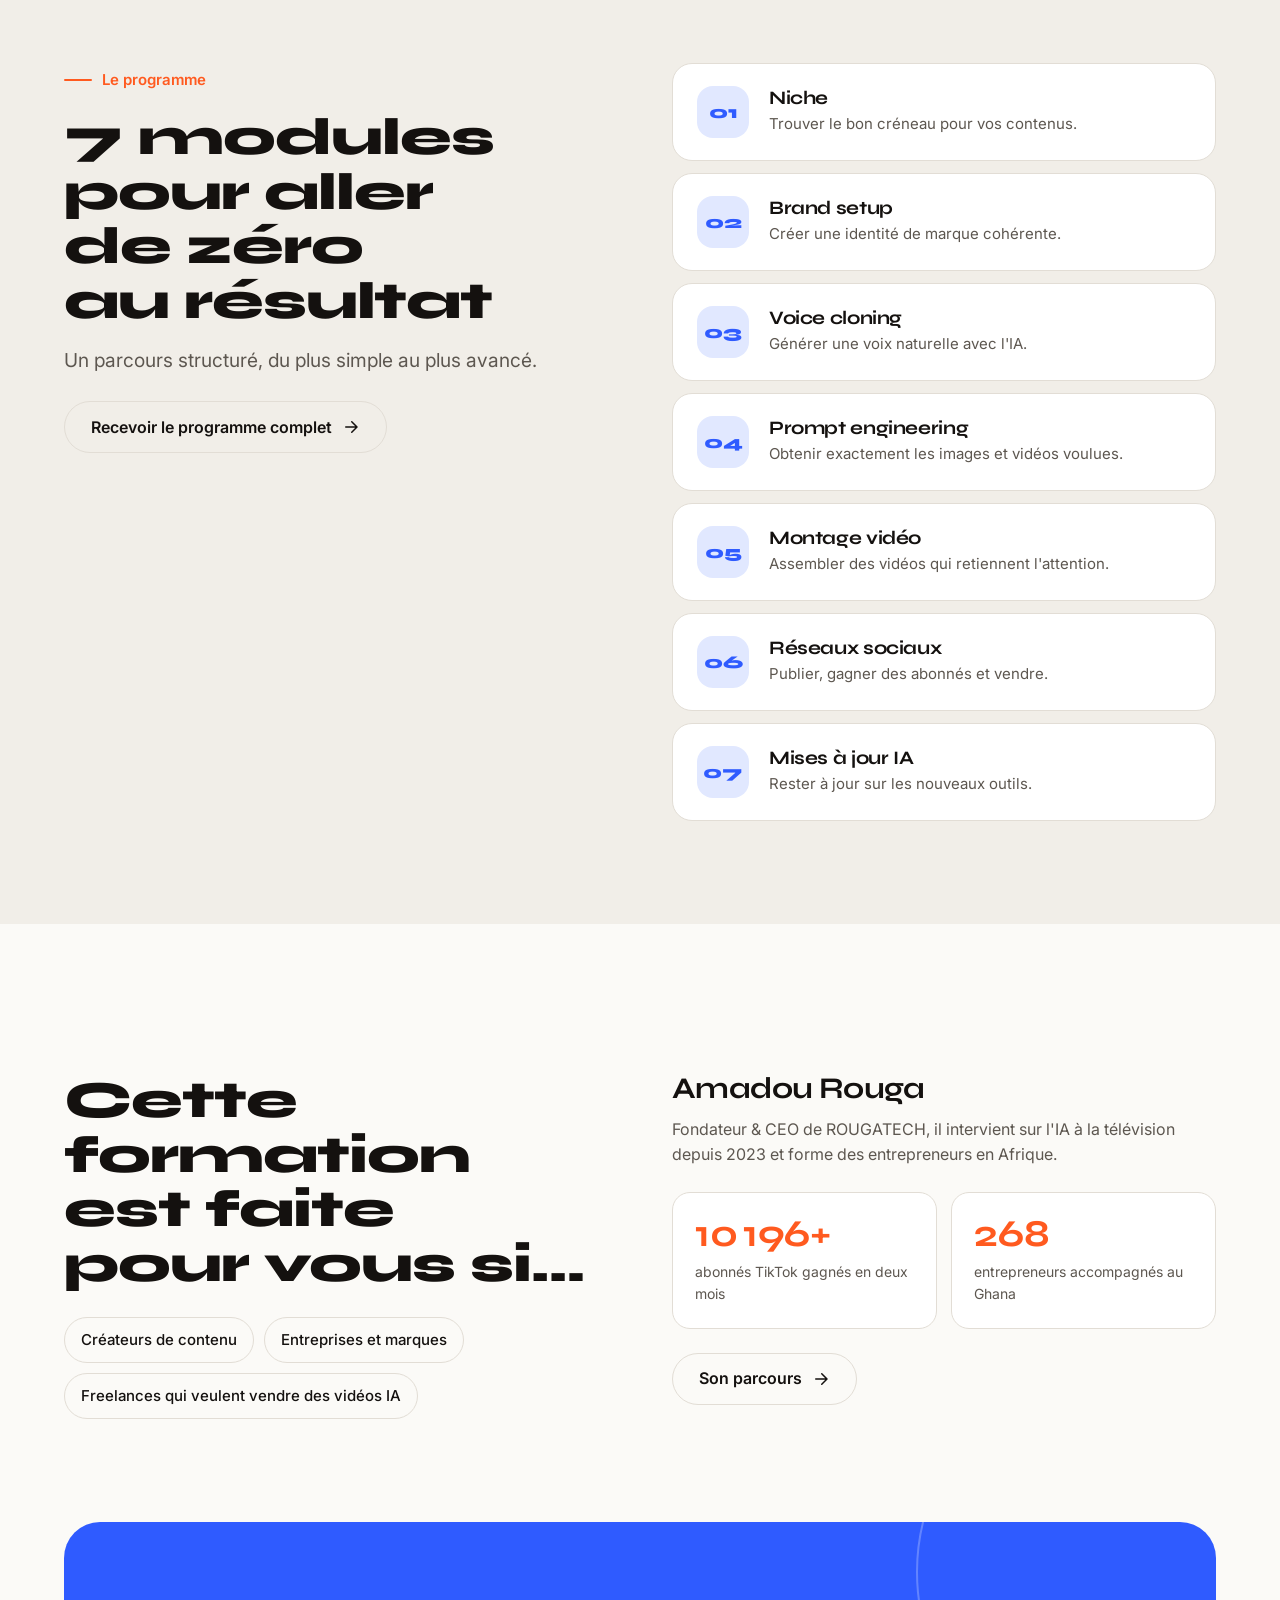
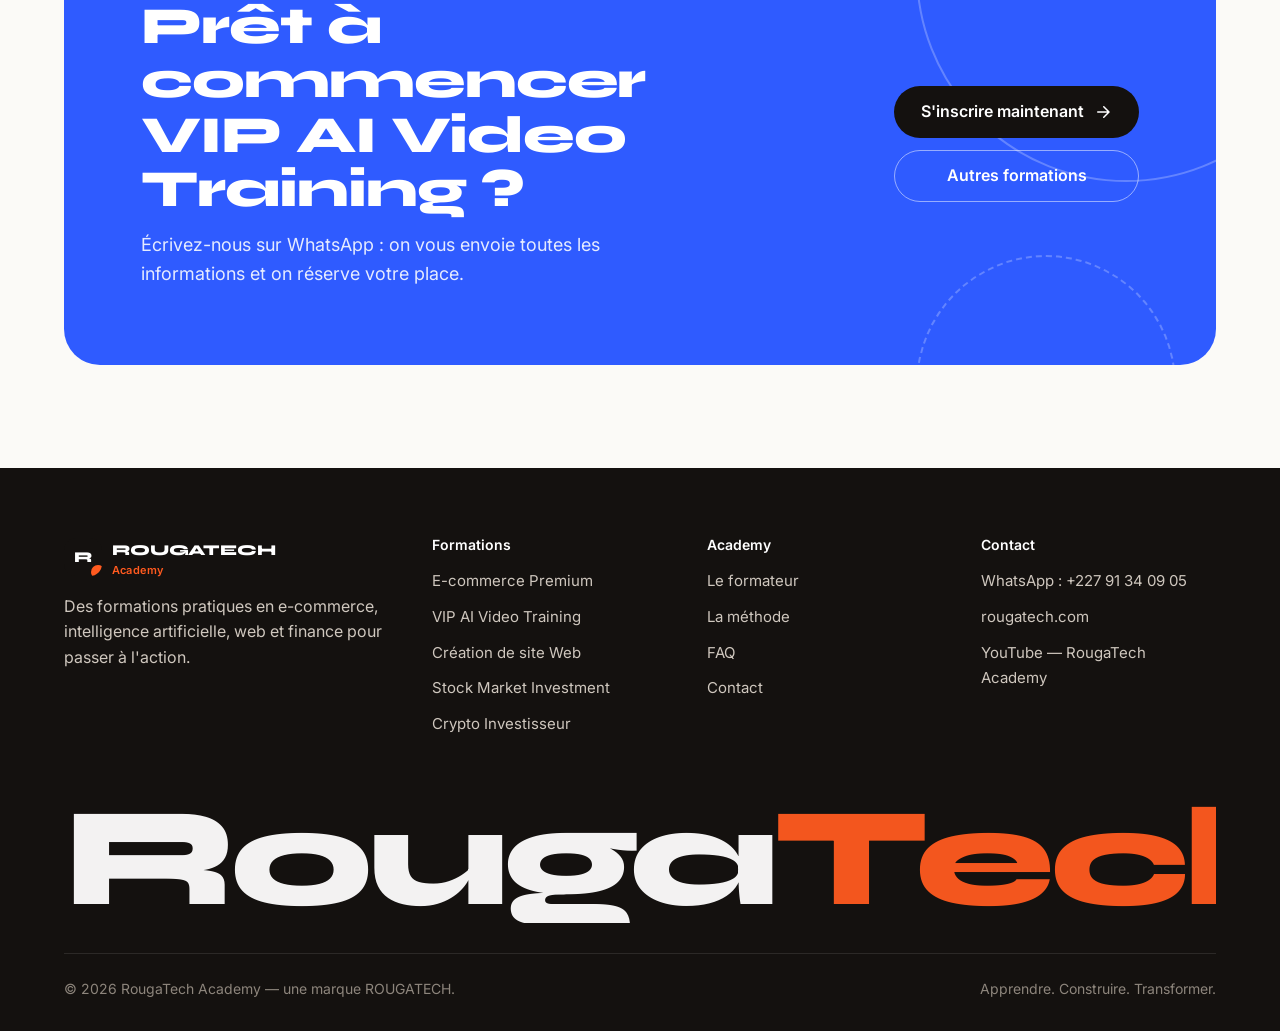
<file: vip-ai-video-training/index.html>
<!DOCTYPE html>
<html lang="fr">
<head>
<meta charset="utf-8">
<meta name="viewport" content="width=device-width,initial-scale=1">
<title>VIP AI Video Training | RougaTech Academy</title>
<meta name="description" content="Créez des vidéos IA ultra-réalistes pour les marques, les entreprises et les réseaux sociaux.">
<link rel="canonical" href="https://academy.rougatech.com/vip-ai-video-training/">
<meta property="og:type" content="website"><meta property="og:title" content="VIP AI Video Training | RougaTech Academy"><meta property="og:description" content="Créez des vidéos IA ultra-réalistes pour les marques, les entreprises et les réseaux sociaux."><meta property="og:url" content="https://academy.rougatech.com/vip-ai-video-training/"><meta property="og:locale" content="fr_FR"><meta property="og:site_name" content="RougaTech Academy">
<meta name="theme-color" content="#14110f">
<link rel="icon" href="../assets/favicon.svg" type="image/svg+xml">
<link rel="preconnect" href="https://fonts.googleapis.com"><link rel="preconnect" href="https://fonts.gstatic.com" crossorigin><link href="https://fonts.googleapis.com/css2?family=Inter:wght@400;500;600;700&family=Syne:wght@700;800&display=swap" rel="stylesheet">
<link rel="stylesheet" href="../assets/academy.css">
<script type="application/ld+json">{"@context": "https://schema.org", "@type": "Course", "name": "VIP AI Video Training", "description": "Créez des vidéos IA ultra-réalistes pour les marques, les entreprises et les réseaux sociaux.", "inLanguage": "fr", "provider": {"@type": "EducationalOrganization", "name": "RougaTech Academy", "url": "https://academy.rougatech.com/"}}</script>
</head>
<body>
<div class="progress" aria-hidden="true"></div><header class="hdr"><div class="wrap">
<a class="logo" href="../" aria-label="RougaTech Academy — accueil"><span class="logo-mark">R</span><span>ROUGATECH<small>Academy</small></span></a>
<button class="burger" aria-label="Menu" aria-expanded="false"><span></span><span></span><span></span></button>
<nav class="nav" aria-label="Navigation principale"><a href="../#formations" aria-current=page>Formations</a><a href="../#methode">Méthode</a><a href="../formateur/">Formateur</a><a href="../#faq">FAQ</a><a class="btn btn-acc" href="../contact/">S'inscrire <svg viewBox="0 0 24 24" fill="none" stroke="currentColor" stroke-width="2" stroke-linecap="round" stroke-linejoin="round"><path d="M5 12h14M13 5l7 7-7 7"/></svg></a></nav>
</div></header>
<main style="--t:#2f5bff;--t2:#e1e8ff" class="on-color-page">
<section class="c-hero" style="--t:#2f5bff;--t2:#e1e8ff">
 <svg class="bg" viewBox="0 0 440 200" preserveAspectRatio="xMidYMid slice" aria-hidden="true"><defs><linearGradient id="ghvip-ai-video-training" x1="0" y1="0" x2="1" y2="1"><stop offset="0" stop-color="#fff" stop-opacity=".35"/><stop offset="1" stop-color="#fff" stop-opacity="0"/></linearGradient></defs><circle cx="60" cy="190" r="140" fill="url(#ghvip-ai-video-training)"/><path d="M0 120 C 90 70, 180 170, 270 110 S 400 60, 440 100" fill="none" stroke="#fff" stroke-opacity="0.55" stroke-width="2"/><path d="M0 134 C 90 84, 180 184, 270 124 S 400 74, 440 114" fill="none" stroke="#fff" stroke-opacity="0.48000000000000004" stroke-width="2"/><path d="M0 148 C 90 98, 180 198, 270 138 S 400 88, 440 128" fill="none" stroke="#fff" stroke-opacity="0.41000000000000003" stroke-width="2"/><path d="M0 162 C 90 112, 180 212, 270 152 S 400 102, 440 142" fill="none" stroke="#fff" stroke-opacity="0.34" stroke-width="2"/><path d="M0 176 C 90 126, 180 226, 270 166 S 400 116, 440 156" fill="none" stroke="#fff" stroke-opacity="0.27" stroke-width="2"/><path d="M0 190 C 90 140, 180 240, 270 180 S 400 130, 440 170" fill="none" stroke="#fff" stroke-opacity="0.2" stroke-width="2"/><path d="M0 204 C 90 154, 180 254, 270 194 S 400 144, 440 184" fill="none" stroke="#fff" stroke-opacity="0.13" stroke-width="2"/><circle cx="330" cy="70" r="34" fill="#fff" fill-opacity=".22"/><path d="M322 56l22 14-22 14z" fill="#fff"/></svg>
 <div class="wrap">
  <div>
   <div class="crumbs rv"><a href="../">Academy</a> / <a href="../#formations">Formations</a> / VIP AI Video Training</div>
   <span class="kicker rv">Intelligence artificielle · Inscriptions ouvertes</span>
   <h1 data-split>VIP AI Video Training</h1>
   <p class="lead rv d1">Apprenez à produire des contenus vidéo par l&#x27;IA qui attirent l&#x27;attention et font vendre : de la niche au montage, en passant par le clonage de voix et le prompt engineering.</p>
   <div class="hero-ctas rv d2"><a class="btn btn-acc" href="https://wa.me/22791340905?text=Bonjour%20RougaTech%20Academy%2C%20je%20souhaite%20m%27inscrire%20%C3%A0%20la%20formation%20%C2%AB%20VIP%20AI%20Video%20Training%20%C2%BB.">S'inscrire sur WhatsApp <svg viewBox="0 0 24 24" fill="none" stroke="currentColor" stroke-width="2" stroke-linecap="round" stroke-linejoin="round"><path d="M5 12h14M13 5l7 7-7 7"/></svg></a><a class="btn btn-ghost" href="#programme">Voir le programme</a></div>
  </div>
  <aside class="offer rv d2" style="--t:#2f5bff;--t2:#e1e8ff">
   <span class="tag">Inscriptions ouvertes</span>
   <div class="price" style="font-size:28px">Prix sur demande</div><p class="mute" style="font-size:14px">Recevez le tarif et les dates de la prochaine session sur WhatsApp.</p>
   <ul><li>7 modules</li><li>Vidéos IA ultra-réalistes</li><li>Clonage de voix</li><li>Mises à jour IA</li></ul>
   <a class="btn btn-acc" style="background:var(--t);box-shadow:none;color:#fff" href="https://wa.me/22791340905?text=Bonjour%20RougaTech%20Academy%2C%20je%20souhaite%20m%27inscrire%20%C3%A0%20la%20formation%20%C2%AB%20VIP%20AI%20Video%20Training%20%C2%BB.">Réserver ma place <svg viewBox="0 0 24 24" fill="none" stroke="currentColor" stroke-width="2" stroke-linecap="round" stroke-linejoin="round"><path d="M5 12h14M13 5l7 7-7 7"/></svg></a>
   
   <p class="note">Inscription et paiement via WhatsApp : +227 91 34 09 05</p>
  </aside>
 </div>
</section>
<section class="band"><div class="wrap">
 <div class="head"><div><span class="kicker rv" style="color:var(--t)">Ce que vous allez apprendre</span><h2 data-split>Des compétences concrètes, directement applicables</h2></div></div>
 <div class="learn"><div class="rv d0">Choisir sa niche</div><div class="rv d1">Construire l&#x27;identité de sa marque</div><div class="rv d2">Cloner une voix avec l&#x27;IA</div><div class="rv d0">Écrire des prompts efficaces</div><div class="rv d1">Monter ses vidéos</div><div class="rv d2">Publier et grandir sur les réseaux sociaux</div></div>
</div></section>
<div id="programme"></div>
<section class="band alt"><div class="wrap two">
 <div><span class="kicker rv">Le programme</span><h2 data-split>7 modules pour aller de zéro au résultat</h2><p class="lead rv" style="margin-top:16px">Un parcours structuré, du plus simple au plus avancé.</p><a class="btn btn-ghost rv" style="margin-top:26px" href="https://wa.me/22791340905?text=Bonjour%2C%20je%20souhaite%20le%20programme%20et%20le%20prix%20de%20la%20formation%20%C2%AB%20VIP%20AI%20Video%20Training%20%C2%BB.">Recevoir le programme complet <svg viewBox="0 0 24 24" fill="none" stroke="currentColor" stroke-width="2" stroke-linecap="round" stroke-linejoin="round"><path d="M5 12h14M13 5l7 7-7 7"/></svg></a></div>
 <div class="mods"><div class="mod rv"><span class="no">01</span><div><h3>Niche</h3><p>Trouver le bon créneau pour vos contenus.</p></div></div><div class="mod rv"><span class="no">02</span><div><h3>Brand setup</h3><p>Créer une identité de marque cohérente.</p></div></div><div class="mod rv"><span class="no">03</span><div><h3>Voice cloning</h3><p>Générer une voix naturelle avec l&#x27;IA.</p></div></div><div class="mod rv"><span class="no">04</span><div><h3>Prompt engineering</h3><p>Obtenir exactement les images et vidéos voulues.</p></div></div><div class="mod rv"><span class="no">05</span><div><h3>Montage vidéo</h3><p>Assembler des vidéos qui retiennent l&#x27;attention.</p></div></div><div class="mod rv"><span class="no">06</span><div><h3>Réseaux sociaux</h3><p>Publier, gagner des abonnés et vendre.</p></div></div><div class="mod rv"><span class="no">07</span><div><h3>Mises à jour IA</h3><p>Rester à jour sur les nouveaux outils.</p></div></div></div>
</div></section>
<section class="band"><div class="wrap two">
 <div><span class="kicker rv" style="color:var(--t)">Pour qui ?</span><h2 data-split>Cette formation est faite pour vous si…</h2><div class="chips rv" style="margin-top:26px"><span>Créateurs de contenu</span><span>Entreprises et marques</span><span>Freelances qui veulent vendre des vidéos IA</span></div></div>
 <div><span class="kicker rv" style="color:var(--t)">Votre formateur</span><h3 class="rv" style="font-size:30px;margin-bottom:12px">Amadou Rouga</h3><p class="mute rv" style="margin-bottom:24px">Fondateur & CEO de ROUGATECH, il intervient sur l'IA à la télévision depuis 2023 et forme des entrepreneurs en Afrique.</p><div class="facts" style="grid-template-columns:repeat(auto-fit,minmax(200px,1fr));margin-top:0"><div class="fact rv"><b data-count="15200" data-pre="" data-suf="+">15 200+</b><span>abonnés TikTok gagnés en deux mois</span></div><div class="fact rv"><b data-count="400" data-pre="" data-suf="">400</b><span>entrepreneurs accompagnés au Ghana</span></div></div><a class="btn btn-ghost rv" style="margin-top:24px" href="../formateur/">Son parcours <svg viewBox="0 0 24 24" fill="none" stroke="currentColor" stroke-width="2" stroke-linecap="round" stroke-linejoin="round"><path d="M5 12h14M13 5l7 7-7 7"/></svg></a></div>
</div></section>
<section class="band" style="padding-top:0"><div class="wrap"><div class="cta rv" style="background:var(--t)"><span class="ring r1"></span><span class="ring r2"></span>
 <div><h2>Prêt à commencer VIP AI Video Training ?</h2><p>Écrivez-nous sur WhatsApp : on vous envoie toutes les informations et on réserve votre place.</p></div>
 <div class="cta-btns"><a class="btn btn-acc" href="https://wa.me/22791340905?text=Bonjour%20RougaTech%20Academy%2C%20je%20souhaite%20m%27inscrire%20%C3%A0%20la%20formation%20%C2%AB%20VIP%20AI%20Video%20Training%20%C2%BB.">S'inscrire maintenant <svg viewBox="0 0 24 24" fill="none" stroke="currentColor" stroke-width="2" stroke-linecap="round" stroke-linejoin="round"><path d="M5 12h14M13 5l7 7-7 7"/></svg></a><a class="btn btn-ghost" style="color:#fff;border-color:rgba(255,255,255,.5)" href="../#formations">Autres formations</a></div>
</div></div></section>
</main>
<div class="sticky-buy"><div><b>VIP AI Video Training</b><span>Prix et dates sur WhatsApp</span></div><a class="btn btn-acc" style="background:#2f5bff" href="https://wa.me/22791340905?text=Bonjour%20RougaTech%20Academy%2C%20je%20souhaite%20m%27inscrire%20%C3%A0%20la%20formation%20%C2%AB%20VIP%20AI%20Video%20Training%20%C2%BB.">S'inscrire <svg viewBox="0 0 24 24" fill="none" stroke="currentColor" stroke-width="2" stroke-linecap="round" stroke-linejoin="round"><path d="M5 12h14M13 5l7 7-7 7"/></svg></a></div>
<footer class="ftr"><div class="wrap">
<div class="top">
 <div><a class="logo" href="../"><span class="logo-mark">R</span><span>ROUGATECH<small>Academy</small></span></a>
 <p style="margin-top:18px;max-width:340px">Des formations pratiques en e-commerce, intelligence artificielle, web et finance pour passer à l'action.</p></div>
 <div><h4>Formations</h4><ul><li><a href="../ecommerce-premium-pro/">E-commerce Premium</a></li><li><a href="../vip-ai-video-training/">VIP AI Video Training</a></li><li><a href="../creation-site-web/">Création de site Web</a></li><li><a href="../stock-market-investment/">Stock Market Investment</a></li><li><a href="../crypto-investisseur/">Crypto Investisseur</a></li></ul></div>
 <div><h4>Academy</h4><ul><li><a href="../formateur/">Le formateur</a></li><li><a href="../#methode">La méthode</a></li><li><a href="../#faq">FAQ</a></li><li><a href="../contact/">Contact</a></li></ul></div>
 <div><h4>Contact</h4><ul><li><a href="https://wa.me/22791340905">WhatsApp : +227 91 34 09 05</a></li><li><a href="https://rougatech.com">rougatech.com</a></li><li><a href="https://www.youtube.com/results?search_query=RougaTech+Academy">YouTube — RougaTech Academy</a></li></ul></div>
</div>
<div class="big" aria-hidden="true">Rouga<em>Tech</em> Academy</div>
<div class="bot"><span>© <span data-year>2026</span> RougaTech Academy — une marque ROUGATECH.</span><span>Apprendre. Construire. Transformer.</span></div>
</div></footer>
<a class="wa-fab" href="https://wa.me/22791340905?text=Bonjour%20RougaTech%20Academy%2C%20je%20souhaite%20des%20informations%20sur%20vos%20formations." aria-label="Écrire sur WhatsApp"><svg viewBox="0 0 32 32" fill="currentColor"><path d="M16 3a13 13 0 0 0-11.2 19.6L3 29l6.6-1.7A13 13 0 1 0 16 3zm0 23.7c-2 0-4-.6-5.7-1.6l-.4-.2-3.9 1 1-3.8-.3-.4A10.7 10.7 0 1 1 16 26.7zm5.9-8c-.3-.2-1.9-1-2.2-1s-.5-.2-.7.2-.8 1-1 1.2-.4.2-.7 0a8.8 8.8 0 0 1-4.4-3.8c-.3-.6.3-.5 1-1.7.1-.2 0-.4 0-.6l-1-2.4c-.3-.6-.5-.5-.7-.5h-.6c-.2 0-.6 0-.9.4s-1.2 1.2-1.2 2.9 1.2 3.3 1.4 3.6c.2.2 2.4 3.7 5.8 5.1 2.2.9 3 1 4.1.8.7-.1 1.9-.8 2.2-1.5s.3-1.4.2-1.5-.3-.2-.6-.4z"/></svg><span>Une question ?</span></a>
<script src="../assets/academy.js" defer></script>
</body></html>
</file>
<file: assets/academy.css>
/*
VOICE   : énergique, ambitieux, direct — une école qui fait passer à l'action
IDEA    : un tableau de bord d'apprentissage vivant : cartes de formation qui flottent, avancent, s'empilent
PICTURE : pile 3D de cartes-formation animées (hero) + bandeau défilant des compétences
COLOUR  : blanc chaud #fbfaf7, encre #14110f, orange signal #ff5a1f ; chaque formation a sa teinte
TYPE    : Syne 700/800 (titres) + Inter (texte)
LAYOUT  : bandes pleine largeur, grilles 12 colonnes, contenu max 1240px
*/
:root{
  color-scheme:light dark;
  --bg:light-dark(#fbfaf7,#0f0d0c);
  --bg2:light-dark(#f1eee8,#181513);
  --card:light-dark(#ffffff,#1d1a17);
  --ink:light-dark(#14110f,#f4f1ec);
  --mute:light-dark(#5d5750,#a8a097);
  --line:light-dark(#e2ddd5,#2d2824);
  --acc:#ff5a1f;
  --acc2:light-dark(#ffe9df,#3a1c10);
  --dark:#14110f;
  --r:22px;
  --ease:cubic-bezier(.2,.8,.2,1);
}
:root[data-theme=light]{color-scheme:light}:root[data-theme=dark]{color-scheme:dark}
*{box-sizing:border-box;min-width:0}
html{scroll-behavior:smooth;scroll-padding-top:84px}
body{margin:0;background:var(--bg);color:var(--ink);font:16px/1.6 Inter,system-ui,-apple-system,"Segoe UI",sans-serif;overflow-x:clip;-webkit-font-smoothing:antialiased}
img,svg{max-width:100%;display:block}
a{color:inherit}
h1,h2,h3,h4{font-family:Syne,Inter,sans-serif;line-height:1.05;margin:0;text-wrap:balance;letter-spacing:-.02em}
h1{font-size:clamp(40px,6.4vw,84px);font-weight:800}
h2{font-size:clamp(32px,4.2vw,52px);font-weight:800}
h3{font-size:22px;font-weight:700}
p{margin:0}
.wrap{max-width:1240px;margin:0 auto}
.band{padding:clamp(56px,8vw,120px) max(5vw,18px)}
.band.alt{background:var(--bg2)}
.band.ink{background:var(--dark);color:#f4f1ec}
.band.ink .mute{color:#b3aba2}
.mute{color:var(--mute)}
.kicker{display:inline-flex;align-items:center;gap:10px;font-weight:600;font-size:15px;color:var(--acc);margin-bottom:18px}
.kicker::before{content:"";width:28px;height:2px;background:currentColor;border-radius:2px}
.lead{font-size:clamp(17px,1.5vw,20px);color:var(--mute);max-width:640px}
.ink .lead{color:#c9c1b8}

/* ---------- buttons ---------- */
.btn{position:relative;display:inline-flex;align-items:center;justify-content:center;gap:10px;min-height:52px;padding:0 26px;border-radius:999px;font-weight:600;font-size:16px;text-decoration:none;border:1.5px solid transparent;cursor:pointer;transition:transform .35s var(--ease),background .3s,color .3s,box-shadow .35s;overflow:hidden;isolation:isolate;white-space:nowrap}
.btn svg{width:18px;height:18px;flex:none;transition:transform .35s var(--ease)}
.btn:hover svg{transform:translateX(4px)}
.btn-acc{background:var(--acc);color:#fff;box-shadow:0 10px 30px -10px rgba(255,90,31,.7)}
.btn-acc::after{content:"";position:absolute;inset:0;background:linear-gradient(110deg,transparent 30%,rgba(255,255,255,.45) 50%,transparent 70%);transform:translateX(-120%);transition:transform .8s var(--ease);z-index:-1}
.btn-acc:hover::after{transform:translateX(120%)}
.btn-acc:hover{box-shadow:0 18px 40px -12px rgba(255,90,31,.85)}
.btn-ghost{border-color:var(--line);background:transparent;color:var(--ink)}
.btn-ghost:hover{border-color:var(--ink)}
.ink .btn-ghost{color:#fff;border-color:rgba(255,255,255,.25)}
.ink .btn-ghost:hover{border-color:#fff}
.btn-wa{background:#25d366;color:#08210f}
.btn:focus-visible,a:focus-visible,button:focus-visible{outline:3px solid var(--acc);outline-offset:3px}

/* ---------- header ---------- */
.hdr{position:fixed;inset:0 0 auto;z-index:50;padding:14px max(5vw,18px);transition:padding .35s var(--ease),background .35s,box-shadow .35s}
.hdr.scrolled{padding-block:8px;background:color-mix(in srgb,var(--bg) 86%,transparent);backdrop-filter:blur(14px) saturate(1.4);-webkit-backdrop-filter:blur(14px) saturate(1.4);box-shadow:0 1px 0 var(--line)}
.hdr .wrap{display:flex;align-items:center;justify-content:space-between;gap:20px}
.logo{display:flex;align-items:center;gap:10px;text-decoration:none;font-family:Syne,sans-serif;font-weight:800;font-size:19px;letter-spacing:-.01em}
.logo-mark{width:38px;height:38px;border-radius:12px;background:var(--dark);display:grid;place-items:center;color:#fff;position:relative;overflow:hidden}
.logo-mark::after{content:"";position:absolute;width:14px;height:14px;border-radius:50%;background:var(--acc);right:-3px;bottom:-3px}
.logo small{display:block;font:600 11px/1 Inter,sans-serif;color:var(--acc);letter-spacing:.02em;margin-top:3px}
.nav{display:flex;align-items:center;gap:6px}
.nav a{padding:10px 14px;border-radius:999px;text-decoration:none;font-weight:500;font-size:15px;color:var(--mute);transition:color .25s,background .25s}
.nav a:hover,.nav a[aria-current=page]{color:var(--ink);background:var(--bg2)}
.nav .btn{margin-left:8px;min-height:44px;padding:0 20px;font-size:15px;color:#fff}
.nav .btn:hover{background:var(--acc);color:#fff}
.burger{display:none;width:46px;height:46px;border-radius:50%;border:1.5px solid var(--line);background:var(--card);cursor:pointer;position:relative;z-index:60}
.burger span{position:absolute;left:13px;right:13px;height:2px;background:var(--ink);border-radius:2px;transition:transform .35s var(--ease),opacity .2s}
.burger span:nth-child(1){top:17px}.burger span:nth-child(2){top:22px}.burger span:nth-child(3){top:27px}
.menu-open .burger span:nth-child(1){transform:translateY(5px) rotate(45deg)}
.menu-open .burger span:nth-child(2){opacity:0}
.menu-open .burger span:nth-child(3){transform:translateY(-5px) rotate(-45deg)}
@media(max-width:900px){
  .burger{display:block}
  .nav{position:fixed;inset:0;flex-direction:column;justify-content:center;gap:4px;background:var(--bg);opacity:0;pointer-events:none;transition:opacity .35s}
  .nav a{font-family:Syne,sans-serif;font-size:30px;font-weight:700;color:var(--ink);opacity:0;transform:translateY(16px);transition:opacity .4s,transform .5s var(--ease)}
  .nav .btn{font-family:Inter,sans-serif;font-size:17px;margin:18px 0 0;min-height:54px}
  .menu-open .nav{opacity:1;pointer-events:auto}
  .menu-open .nav a{opacity:1;transform:none}
  .menu-open .nav a:nth-child(2){transition-delay:.05s}.menu-open .nav a:nth-child(3){transition-delay:.1s}.menu-open .nav a:nth-child(4){transition-delay:.15s}.menu-open .nav a:nth-child(5){transition-delay:.2s}
  .menu-open{overflow:hidden}
}

/* ---------- hero ---------- */
.hero{position:relative;padding:clamp(120px,14vw,170px) max(5vw,18px) clamp(60px,7vw,100px);overflow:hidden}
.hero .wrap{display:grid;grid-template-columns:minmax(0,1.08fr) minmax(0,.92fr);gap:clamp(30px,5vw,70px);align-items:center}
.hero h1 .stroke{color:transparent;-webkit-text-stroke:2px var(--ink)}
.hero h1 .swap{display:inline-block;color:var(--acc);position:relative}
.hero h1 .swap span{display:inline-block;animation:wordIn .7s var(--ease) both}
.hero .lead{margin:26px 0 34px}
.hero-ctas{display:flex;flex-wrap:wrap;gap:12px}
.hero-proof{display:flex;flex-wrap:wrap;gap:28px;margin-top:44px;padding-top:28px;border-top:1px solid var(--line)}
.hero-proof b{display:block;font-family:Syne,sans-serif;font-size:30px;line-height:1}
.hero-proof span{font-size:14px;color:var(--mute)}
.blob{position:absolute;border-radius:50%;filter:blur(70px);opacity:.55;pointer-events:none;z-index:-1}
.blob.b1{width:520px;height:520px;background:#ffb08a;right:-140px;top:40px;animation:drift 16s ease-in-out infinite alternate}
.blob.b2{width:380px;height:380px;background:#ffd6a3;left:-160px;bottom:-120px;animation:drift 20s ease-in-out infinite alternate-reverse}
@media (prefers-color-scheme:dark){.blob{opacity:.18}}
:root[data-theme=dark] .blob{opacity:.18}
:root[data-theme=light] .blob{opacity:.55}
@keyframes drift{to{transform:translate(-60px,60px) scale(1.12)}}
@keyframes wordIn{from{opacity:0;transform:translateY(.4em) rotate(4deg);filter:blur(6px)}to{opacity:1;transform:none;filter:none}}

/* stack of floating course cards */
.stack3d{position:relative;height:clamp(380px,44vw,540px);perspective:1400px}
.sc{position:absolute;width:min(78%,360px);padding:22px;border-radius:24px;background:var(--card);border:1px solid var(--line);box-shadow:0 40px 80px -40px rgba(20,17,15,.45);transition:transform .9s var(--ease);will-change:transform}
.sc .tag{display:inline-block;font-size:12px;font-weight:600;padding:5px 11px;border-radius:999px;background:var(--t2);color:var(--t)}
.sc h4{font-size:22px;margin:14px 0 6px}
.sc p{font-size:14px;color:var(--mute)}
.sc .bar{height:8px;border-radius:9px;background:var(--bg2);margin-top:18px;overflow:hidden}
.sc .bar i{display:block;height:100%;width:var(--w);background:var(--t);border-radius:9px;animation:fill 2.4s var(--ease) both .6s}
.sc .row{display:flex;justify-content:space-between;font-size:12px;color:var(--mute);margin-top:8px}
.sc .ico{width:46px;height:46px;border-radius:14px;display:grid;place-items:center;background:var(--t);color:#fff;float:right}
.sc .ico svg{width:22px;height:22px}
.sc:nth-child(1){left:0;top:4%;transform:rotate(-6deg) translateZ(0);animation:float1 7s ease-in-out infinite}
.sc:nth-child(2){right:0;top:26%;transform:rotate(4deg);animation:float2 8s ease-in-out infinite;z-index:2}
.sc:nth-child(3){left:8%;bottom:2%;transform:rotate(-2deg);animation:float1 9s ease-in-out infinite reverse;z-index:3}
.badge-live{position:absolute;right:6%;top:2%;z-index:4;display:flex;align-items:center;gap:8px;padding:10px 16px;border-radius:999px;background:var(--dark);color:#fff;font-size:13px;font-weight:600;box-shadow:0 20px 40px -18px rgba(0,0,0,.6)}
.badge-live i{width:9px;height:9px;border-radius:50%;background:#2ee66b;box-shadow:0 0 0 0 rgba(46,230,107,.6);animation:pulse 1.8s infinite}
@keyframes float1{0%,100%{translate:0 0}50%{translate:0 -14px}}
@keyframes float2{0%,100%{translate:0 0}50%{translate:0 12px}}
@keyframes fill{from{width:0}}
@keyframes pulse{70%{box-shadow:0 0 0 10px rgba(46,230,107,0)}100%{box-shadow:0 0 0 0 rgba(46,230,107,0)}}
@media(max-width:900px){.hero .wrap{grid-template-columns:1fr}.stack3d{height:420px;max-width:520px;margin:0 auto;width:100%}}
@media(max-width:520px){.stack3d{height:380px}.sc{width:84%;padding:18px}.sc h4{font-size:19px}.badge-live{top:-4%}}

/* ---------- marquee ---------- */
.marquee{overflow:hidden;background:var(--dark);color:#fff;padding:22px 0;border-block:1px solid #000}
.marquee .track{display:flex;width:max-content;animation:scroll 36s linear infinite}
.marquee:hover .track{animation-play-state:paused}
.marquee span{font-family:Syne,sans-serif;font-weight:700;font-size:clamp(22px,3vw,36px);padding:0 28px;display:flex;align-items:center;gap:28px;white-space:nowrap}
.marquee span::after{content:"";width:14px;height:14px;border-radius:50%;background:var(--acc)}
@keyframes scroll{to{transform:translateX(-50%)}}

/* ---------- section head ---------- */
.head{display:flex;justify-content:space-between;align-items:end;gap:30px;flex-wrap:wrap;margin-bottom:clamp(34px,4vw,56px)}
.head > div{max-width:720px}
.head .lead{margin-top:16px}

/* ---------- filters + course grid ---------- */
.filters{display:flex;flex-wrap:wrap;gap:8px}
.filters button{min-height:44px;padding:0 18px;border-radius:999px;border:1.5px solid var(--line);background:var(--card);color:var(--ink);font:500 15px Inter,sans-serif;cursor:pointer;transition:all .25s}
.filters button:hover{border-color:var(--ink)}
.filters button[aria-pressed=true]{background:var(--ink);color:var(--bg);border-color:var(--ink)}
.grid{display:grid;grid-template-columns:repeat(auto-fill,minmax(min(100%,340px),1fr));gap:22px}
.course{position:relative;display:flex;flex-direction:column;border-radius:var(--r);background:var(--card);border:1px solid var(--line);overflow:hidden;text-decoration:none;transition:transform .5s var(--ease),box-shadow .5s var(--ease),border-color .3s;transform-style:preserve-3d}
.course:hover{box-shadow:0 40px 70px -40px rgba(20,17,15,.5);border-color:transparent}
.course.hide{display:none}
.course .cv{position:relative;height:200px;background:var(--t);overflow:hidden;color:#fff}
.course .cv svg.art{position:absolute;inset:0;width:100%;height:100%;transition:transform 1.2s var(--ease)}
.course:hover .cv svg.art{transform:scale(1.08) rotate(-1.5deg)}
.course .cv .lbl{position:absolute;left:18px;top:18px;font-size:12px;font-weight:600;padding:6px 12px;border-radius:999px;background:rgba(0,0,0,.28);backdrop-filter:blur(6px);color:#fff}
.course .cv .st{position:absolute;right:18px;top:18px;font-size:12px;font-weight:700;padding:6px 12px;border-radius:999px;background:#fff;color:var(--dark)}
.course .bd{padding:24px;display:flex;flex-direction:column;gap:12px;flex:1}
.course .bd p{color:var(--mute);font-size:15px}
.course .meta{display:flex;flex-wrap:wrap;gap:8px;margin-top:auto;padding-top:14px}
.course .meta span{font-size:13px;padding:6px 11px;border-radius:999px;background:var(--bg2);color:var(--mute);white-space:nowrap}
.course .go{display:flex;justify-content:space-between;align-items:center;padding:18px 24px;border-top:1px solid var(--line);font-weight:600;font-size:15px}
.course .go i{width:40px;height:40px;border-radius:50%;background:var(--bg2);display:grid;place-items:center;transition:background .3s,color .3s,transform .4s var(--ease)}
.course:hover .go i{background:var(--acc);color:#fff;transform:rotate(-45deg)}
.course .go svg{width:18px;height:18px}

/* ---------- method / pillars ---------- */
.pillars{display:grid;grid-template-columns:repeat(4,minmax(0,1fr));gap:18px}
.pillar{padding:28px;border-radius:var(--r);background:rgba(255,255,255,.04);border:1px solid rgba(255,255,255,.1);transition:background .35s,transform .45s var(--ease)}
.pillar:hover{background:rgba(255,90,31,.1);transform:translateY(-6px)}
.pillar .n{font-family:Syne,sans-serif;font-size:15px;font-weight:700;color:var(--acc)}
.pillar h3{margin:40px 0 10px;color:#fff}
.pillar p{color:#b3aba2;font-size:15px}
@media(max-width:1000px){.pillars{grid-template-columns:repeat(2,minmax(0,1fr))}}
@media(max-width:560px){.pillars{grid-template-columns:1fr}}

/* ---------- trainer ---------- */
.trainer{display:grid;grid-template-columns:minmax(0,.85fr) minmax(0,1.15fr);gap:clamp(30px,6vw,90px);align-items:center}
.portrait{position:relative;aspect-ratio:4/5;border-radius:32px;overflow:hidden;background:var(--dark)}
.portrait img{width:100%;height:100%;object-fit:cover}
.portrait .ph{position:absolute;inset:0;display:grid;place-items:center}
.portrait .cap{position:absolute;left:18px;right:18px;bottom:18px;padding:16px 18px;border-radius:18px;background:rgba(20,17,15,.72);backdrop-filter:blur(10px);color:#fff}
.portrait .cap b{font-family:Syne,sans-serif;font-size:20px;display:block}
.portrait .cap span{font-size:13px;color:#d8d0c7}
.facts{display:grid;grid-template-columns:repeat(2,minmax(0,1fr));gap:14px;margin-top:34px}
.fact{padding:22px;border-radius:18px;background:var(--card);border:1px solid var(--line)}
.fact b{display:block;font-family:Syne,sans-serif;font-size:clamp(28px,3vw,38px);line-height:1;color:var(--acc)}
.fact span{display:block;margin-top:8px;font-size:14px;color:var(--mute)}
@media(max-width:860px){.trainer{grid-template-columns:1fr}.portrait{max-width:420px}}
@media(max-width:420px){.facts{grid-template-columns:1fr}}

/* ---------- steps ---------- */
.steps{display:grid;grid-template-columns:repeat(4,minmax(0,1fr));gap:0;counter-reset:s;position:relative}
.step{padding:0 22px 0 0;position:relative}
.step .dot{width:56px;height:56px;border-radius:50%;display:grid;place-items:center;background:var(--card);border:1.5px solid var(--line);font-family:Syne,sans-serif;font-weight:800;font-size:20px;position:relative;z-index:1;transition:background .4s,color .4s,border-color .4s}
.step.on .dot{background:var(--acc);border-color:var(--acc);color:#fff}
.steps::before{content:"";position:absolute;left:28px;right:28px;top:28px;height:2px;background:var(--line)}
.steps .prog{position:absolute;left:28px;top:28px;height:2px;background:var(--acc);width:0;transition:width 1.6s var(--ease)}
.step h3{margin:24px 0 8px}
.step p{color:var(--mute);font-size:15px}
@media(max-width:860px){.steps{grid-template-columns:1fr;gap:30px}.steps::before,.steps .prog{display:none}.step{padding:0 0 0 76px}.step .dot{position:absolute;left:0;top:0}.step h3{margin-top:12px}}

/* ---------- faq ---------- */
.faq{max-width:860px}
.faq details{border-bottom:1px solid var(--line)}
.faq summary{list-style:none;cursor:pointer;display:flex;justify-content:space-between;align-items:center;gap:20px;padding:24px 0;font-family:Syne,sans-serif;font-weight:700;font-size:clamp(18px,2vw,21px)}
.faq summary::-webkit-details-marker{display:none}
.faq summary i{flex:none;width:40px;height:40px;border-radius:50%;border:1.5px solid var(--line);display:grid;place-items:center;transition:transform .4s var(--ease),background .3s}
.faq summary i::before{content:"+";font:400 22px/1 Inter,sans-serif}
.faq details[open] summary i{transform:rotate(45deg);background:var(--acc);border-color:var(--acc);color:#fff}
.faq details p{padding:0 60px 24px 0;color:var(--mute)}

/* ---------- CTA ---------- */
.cta{position:relative;border-radius:36px;padding:clamp(40px,6vw,80px);background:var(--acc);color:#fff;overflow:hidden;display:grid;grid-template-columns:minmax(0,1.3fr) auto;gap:30px;align-items:center}
.cta h2{color:#fff}
.cta p{color:rgba(255,255,255,.88);margin-top:14px;max-width:560px;font-size:18px}
.cta .btn-acc{background:var(--dark);box-shadow:none}
.cta .ring{position:absolute;border:2px solid rgba(255,255,255,.25);border-radius:50%;pointer-events:none}
.cta .ring.r1{width:420px;height:420px;right:-120px;top:-160px;animation:spin 30s linear infinite}
.cta .ring.r2{width:260px;height:260px;right:40px;bottom:-150px;border-style:dashed;animation:spin 40s linear infinite reverse}
@keyframes spin{to{transform:rotate(360deg)}}
.cta-btns{display:flex;flex-direction:column;gap:12px;position:relative}
@media(max-width:820px){.cta{grid-template-columns:1fr}.cta-btns{flex-direction:row;flex-wrap:wrap}}

/* ---------- footer ---------- */
.ftr{background:var(--dark);color:#cfc7be;padding:70px max(5vw,18px) 30px}
.ftr .top{display:grid;grid-template-columns:minmax(0,1.4fr) repeat(3,minmax(0,1fr));gap:40px}
.ftr .logo{color:#fff}
.ftr h4{font-family:Inter,sans-serif;font-size:14px;font-weight:600;color:#fff;margin-bottom:16px;letter-spacing:0}
.ftr ul{list-style:none;padding:0;margin:0;display:grid;gap:10px}
.ftr a{text-decoration:none;color:#cfc7be;font-size:15px;transition:color .25s}
.ftr a:hover{color:var(--acc)}
.ftr .big{font-family:Syne,sans-serif;font-weight:800;font-size:clamp(46px,11vw,170px);line-height:.9;color:#fff;margin:60px 0 30px;letter-spacing:-.04em;opacity:.95;white-space:nowrap;overflow:hidden}
.ftr .big em{font-style:normal;color:var(--acc)}
.ftr .bot{display:flex;justify-content:space-between;flex-wrap:wrap;gap:12px;padding-top:24px;border-top:1px solid rgba(255,255,255,.1);font-size:14px;color:#8d857c}
@media(max-width:860px){.ftr .top{grid-template-columns:repeat(2,minmax(0,1fr))}.ftr .top>div:first-child{grid-column:1/-1}}

/* ---------- floating WhatsApp ---------- */
.wa-fab{position:fixed;right:18px;bottom:18px;z-index:40;display:flex;align-items:center;gap:10px;padding:0 20px 0 14px;height:56px;border-radius:999px;background:#25d366;color:#07210f;text-decoration:none;font-weight:700;font-size:15px;box-shadow:0 18px 40px -14px rgba(37,211,102,.8);transform:translateY(120px);transition:transform .6s var(--ease)}
.wa-fab.show{transform:none}
.wa-fab svg{width:28px;height:28px}
@media(max-width:520px){.wa-fab span{display:none}.wa-fab{padding:0;width:58px;justify-content:center}}

/* ---------- course page ---------- */
.c-hero{position:relative;padding:clamp(120px,13vw,160px) max(5vw,18px) clamp(50px,6vw,80px);background:var(--t);color:#fff;overflow:hidden}
.c-hero .wrap{display:grid;grid-template-columns:minmax(0,1.2fr) minmax(0,.8fr);gap:clamp(30px,5vw,70px);align-items:center;position:relative;z-index:1}
.c-hero .kicker{color:#fff}
.c-hero h1{color:#fff;font-size:clamp(38px,5.6vw,72px)}
.c-hero .lead{color:rgba(255,255,255,.88);margin:22px 0 30px}
.c-hero .btn-acc{background:#fff;color:var(--dark);box-shadow:0 18px 40px -16px rgba(0,0,0,.5)}
.c-hero .btn-ghost{color:#fff;border-color:rgba(255,255,255,.4)}
.c-hero .btn-ghost:hover{border-color:#fff}
.c-hero svg.bg{position:absolute;right:-5%;top:0;width:70%;height:100%;opacity:.35;-webkit-mask-image:linear-gradient(90deg,transparent,#000 40%);mask-image:linear-gradient(90deg,transparent,#000 40%)}
@media(max-width:900px){.c-hero svg.bg{width:100%;right:0;opacity:.14}}
body:has(.on-color-page) .hdr:not(.scrolled) .logo,body:has(.on-color-page) .hdr:not(.scrolled) .nav>a:not(.btn){color:#fff}
body:has(.on-color-page) .hdr:not(.scrolled) .nav>a:not(.btn):hover{background:rgba(255,255,255,.15)}
body:has(.on-color-page) .hdr:not(.scrolled) .logo small{color:#fff;opacity:.8}
body.menu-open:has(.on-color-page) .nav>a:not(.btn){color:var(--ink)!important}
.crumbs{font-size:14px;color:rgba(255,255,255,.75);margin-bottom:26px}
.crumbs a{text-decoration:none;color:#fff}
.offer{background:var(--card);color:var(--ink);border-radius:28px;padding:30px;box-shadow:0 50px 90px -40px rgba(0,0,0,.55)}
.offer .tag{display:inline-block;font-size:12px;font-weight:700;padding:6px 12px;border-radius:999px;background:var(--t2);color:var(--t)}
.offer .price{font-family:Syne,sans-serif;font-weight:800;font-size:clamp(30px,3.4vw,42px);line-height:1;margin:16px 0 6px;white-space:nowrap}
.offer .price small{font-size:16px;color:var(--mute);font-family:Inter,sans-serif;font-weight:500}
.offer .old{text-decoration:line-through;color:var(--mute);font-size:15px}
.offer ul{list-style:none;padding:0;margin:20px 0 24px;display:grid;gap:10px}
.offer li{display:flex;gap:10px;font-size:15px}
.offer li::before{content:"";flex:none;width:20px;height:20px;border-radius:50%;background:var(--t2) url("data:image/svg+xml,%3Csvg xmlns='http://www.w3.org/2000/svg' viewBox='0 0 20 20'%3E%3Cpath d='M6 10.5l2.5 2.5L14 7.5' fill='none' stroke='%2314110f' stroke-width='2' stroke-linecap='round' stroke-linejoin='round'/%3E%3C/svg%3E") center/16px no-repeat;margin-top:2px}
.offer .btn{width:100%}
.offer .note{font-size:13px;color:var(--mute);margin-top:12px;text-align:center}
.seats{display:flex;align-items:center;gap:10px;margin-top:14px;font-size:14px;font-weight:600;color:var(--acc)}
.seats i{width:9px;height:9px;border-radius:50%;background:var(--acc);animation:blink 1.2s infinite}
@keyframes blink{50%{opacity:.25}}
@media(max-width:900px){.c-hero .wrap{grid-template-columns:1fr}}

.two{display:grid;grid-template-columns:minmax(0,1fr) minmax(0,1fr);gap:clamp(30px,5vw,80px);align-items:start}
@media(max-width:860px){.two{grid-template-columns:1fr}}
.learn{display:grid;grid-template-columns:repeat(2,minmax(0,1fr));gap:14px}
.learn div{padding:20px;border-radius:18px;background:var(--card);border:1px solid var(--line);font-weight:500;display:flex;gap:12px;align-items:flex-start;transition:border-color .3s,transform .4s var(--ease)}
.learn div:hover{border-color:var(--t);transform:translateY(-3px)}
.learn div::before{content:"";flex:none;width:10px;height:10px;border-radius:3px;background:var(--t);margin-top:8px;transform:rotate(45deg)}
@media(max-width:560px){.learn{grid-template-columns:1fr}}

.mods{display:grid;gap:12px}
.mod{display:grid;grid-template-columns:auto minmax(0,1fr);gap:20px;align-items:center;padding:22px 24px;border-radius:20px;background:var(--card);border:1px solid var(--line);transition:transform .45s var(--ease),border-color .3s}
.mod:hover{transform:translateX(8px);border-color:var(--t)}
.mod .no{width:52px;height:52px;border-radius:16px;display:grid;place-items:center;background:var(--t2);color:var(--t);font-family:Syne,sans-serif;font-weight:800;font-size:18px}
.mod h3{font-size:19px}
.mod p{color:var(--mute);font-size:15px;margin-top:4px}

.chips{display:flex;flex-wrap:wrap;gap:10px}
.chips span{padding:10px 16px;border-radius:999px;border:1.5px solid var(--line);font-weight:500;font-size:15px}

.sticky-buy{position:fixed;left:0;right:0;bottom:0;z-index:39;padding:12px max(5vw,16px);background:color-mix(in srgb,var(--bg) 92%,transparent);backdrop-filter:blur(14px);-webkit-backdrop-filter:blur(14px);border-top:1px solid var(--line);display:flex;justify-content:space-between;align-items:center;gap:14px;transform:translateY(110%);transition:transform .5s var(--ease)}
.sticky-buy.show{transform:none}
.sticky-buy b{font-family:Syne,sans-serif;font-size:17px;display:block}
.sticky-buy span{font-size:13px;color:var(--mute)}
.sticky-buy .btn{min-height:48px}
.has-sticky .wa-fab{bottom:86px}
@media(max-width:520px){.sticky-buy span{display:none}.sticky-buy b{font-size:15px}.sticky-buy .btn{padding:0 18px}}

/* ---------- contact ---------- */
.form{display:grid;gap:16px;padding:clamp(24px,4vw,40px);border-radius:28px;background:var(--card);border:1px solid var(--line)}
.form label{display:grid;gap:8px;font-weight:600;font-size:15px}
.form input,.form select,.form textarea{width:100%;min-height:52px;padding:12px 16px;border-radius:14px;border:1.5px solid var(--line);background:var(--bg);color:var(--ink);font:16px Inter,sans-serif;transition:border-color .25s}
.form textarea{min-height:130px;resize:vertical}
.form input:focus,.form select:focus,.form textarea:focus{outline:none;border-color:var(--acc)}
.contact-cards{display:grid;gap:14px}
.ccard{display:flex;gap:16px;align-items:center;padding:22px;border-radius:20px;background:var(--card);border:1px solid var(--line);text-decoration:none;transition:border-color .3s,transform .4s var(--ease)}
.ccard:hover{border-color:var(--acc);transform:translateY(-3px)}
.ccard i{flex:none;width:52px;height:52px;border-radius:16px;display:grid;place-items:center;background:var(--acc2);color:var(--acc)}
.ccard i svg{width:24px;height:24px}
.ccard b{display:block;font-size:17px}
.ccard span{color:var(--mute);font-size:15px}

.page-hero{padding:clamp(130px,14vw,180px) max(5vw,18px) clamp(40px,5vw,70px);position:relative;overflow:hidden}
.page-hero .lead{margin-top:22px}

/* ---------- reveal + cursor ---------- */
.rv{opacity:0;transform:translateY(34px);transition:opacity .9s var(--ease),transform 1s var(--ease)}
.rv.in{opacity:1;transform:none}
.rv.d1{transition-delay:.08s}.rv.d2{transition-delay:.16s}.rv.d3{transition-delay:.24s}
.split .w{display:inline-block;overflow:hidden;vertical-align:top}
.split .w > span{display:inline-block;transform:translateY(105%);transition:transform 1s var(--ease)}
.split.in .w > span{transform:none}
.cur{position:fixed;left:0;top:0;width:12px;height:12px;border-radius:50%;background:var(--acc);pointer-events:none;z-index:100;mix-blend-mode:normal;transform:translate(-50%,-50%);transition:width .3s,height .3s,opacity .3s;opacity:0}
.cur.big{width:64px;height:64px;opacity:.18!important}
@media (hover:none),(pointer:coarse){.cur{display:none}}
.progress{position:fixed;left:0;top:0;height:3px;background:var(--acc);z-index:70;width:0}

@media (prefers-reduced-motion:reduce){
  *,*::before,*::after{animation:none!important;transition:none!important;scroll-behavior:auto!important}
  .rv,.split .w>span{opacity:1;transform:none}
  .cur{display:none}
}
</file>
